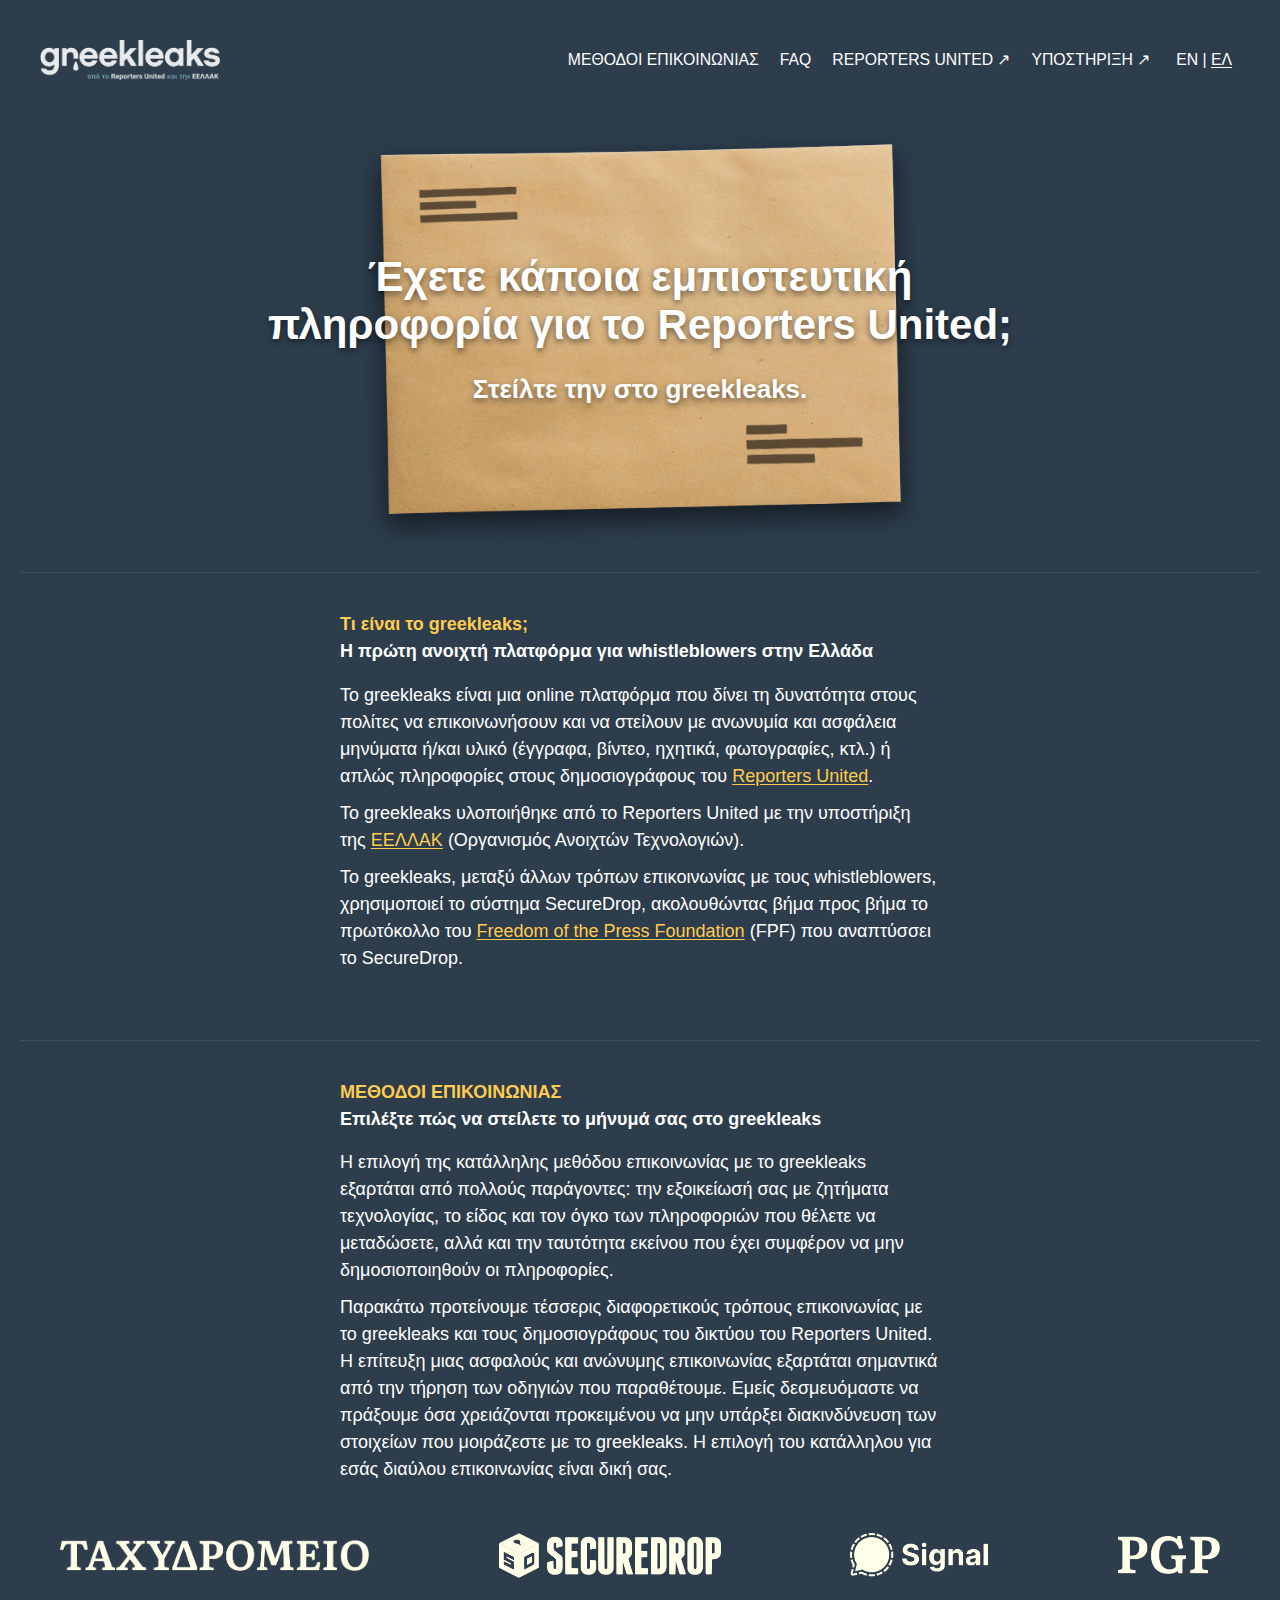
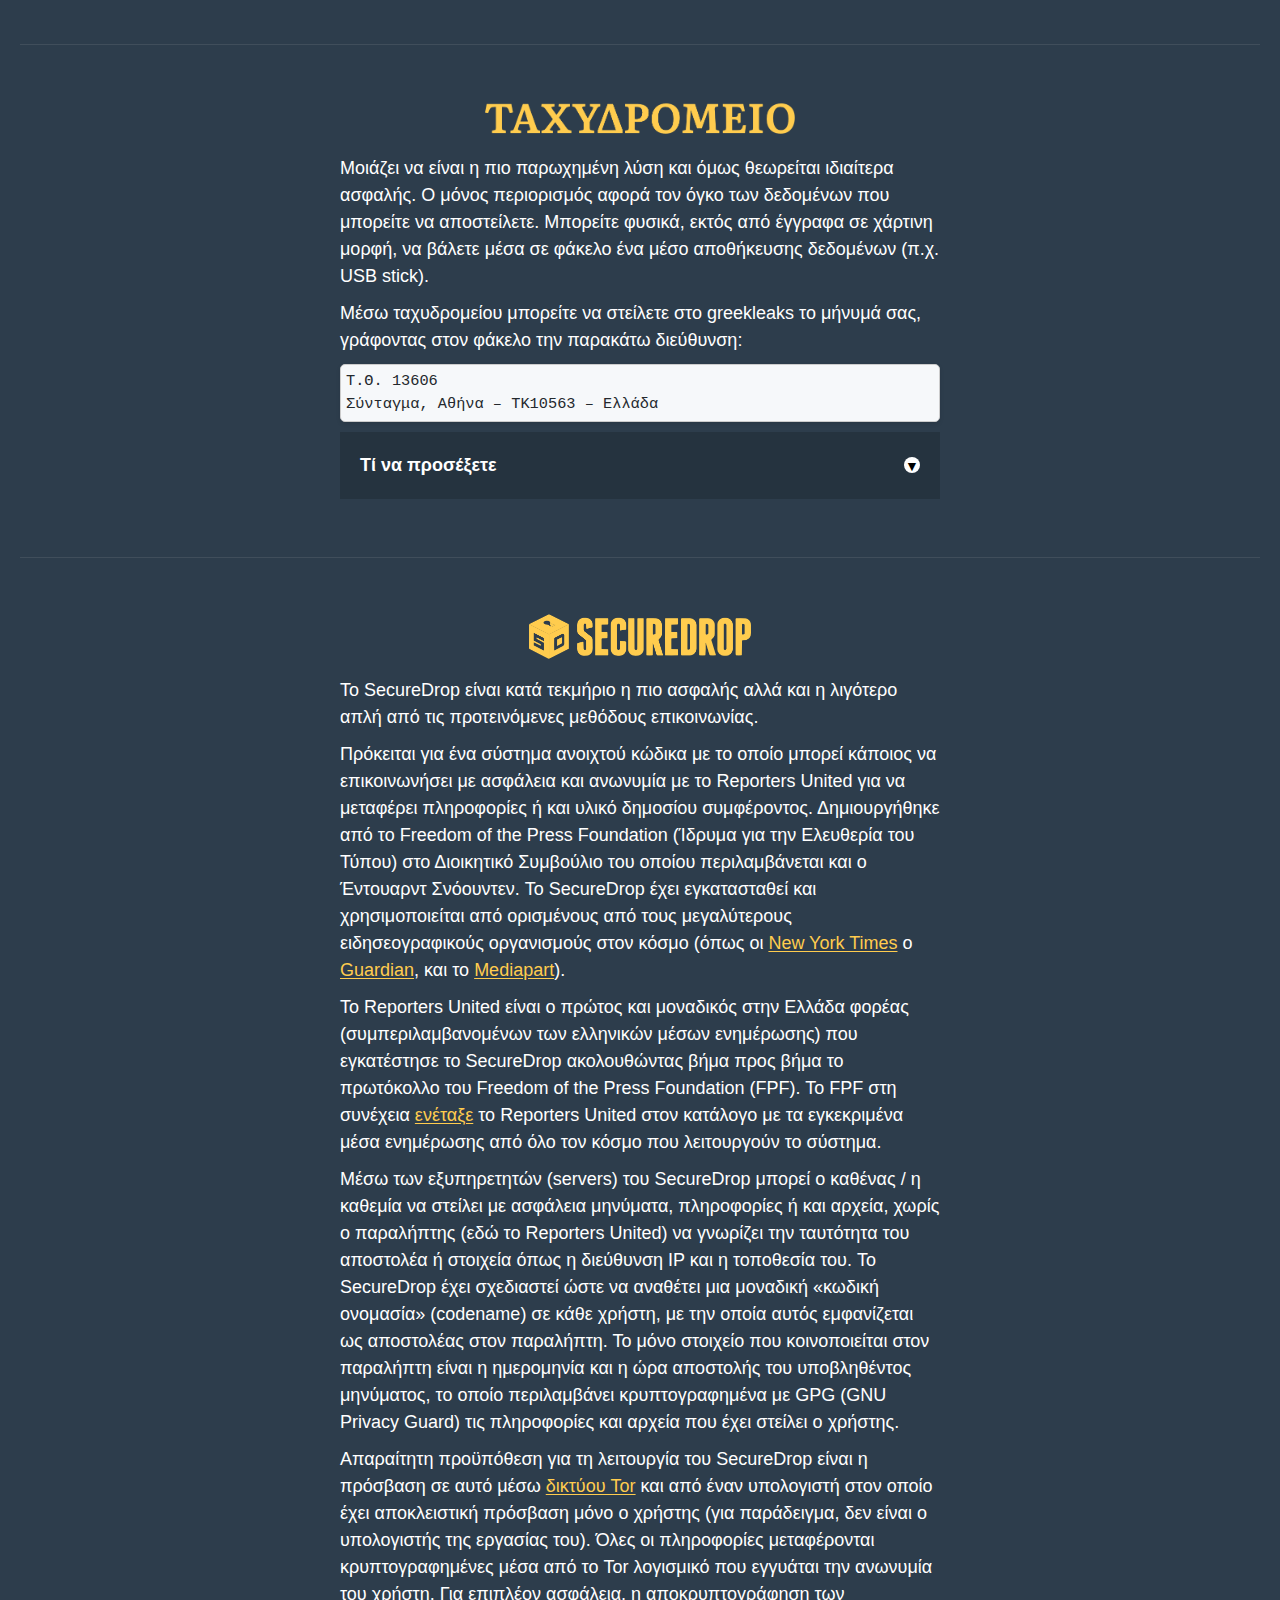
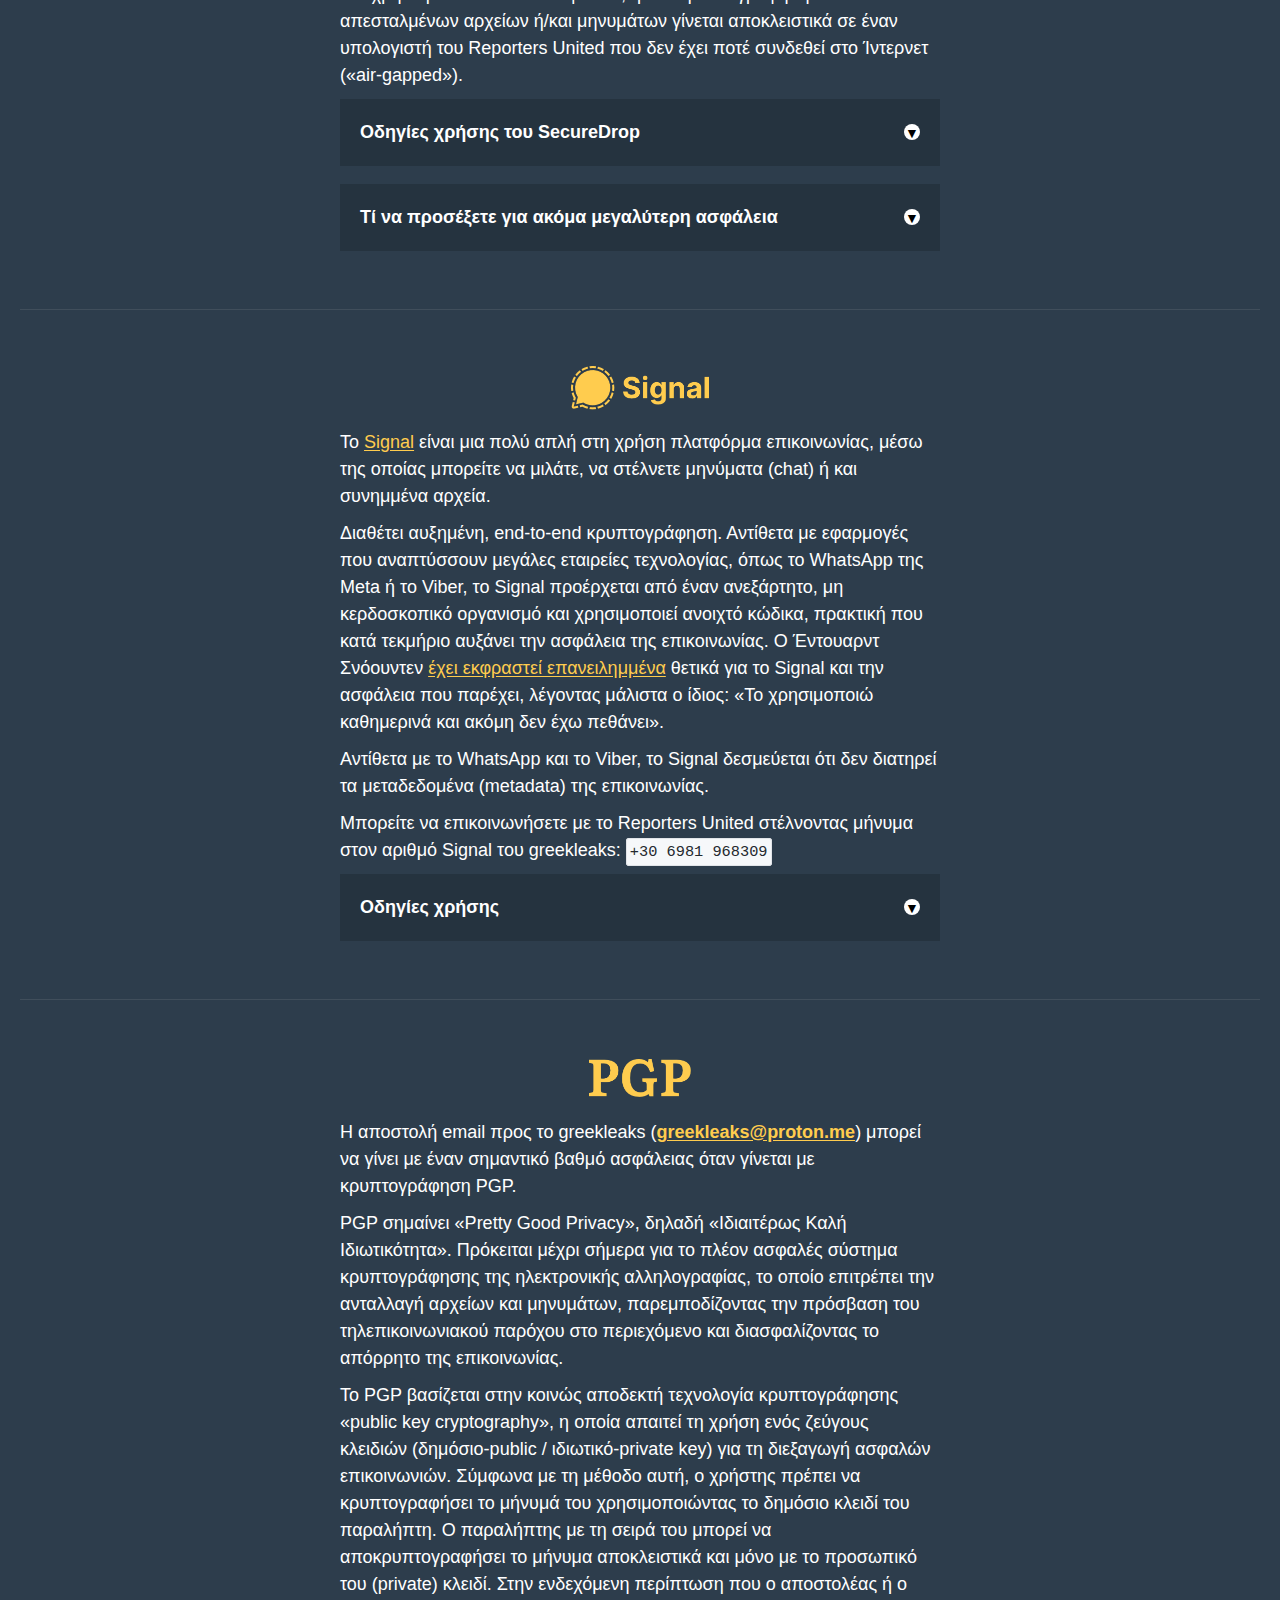
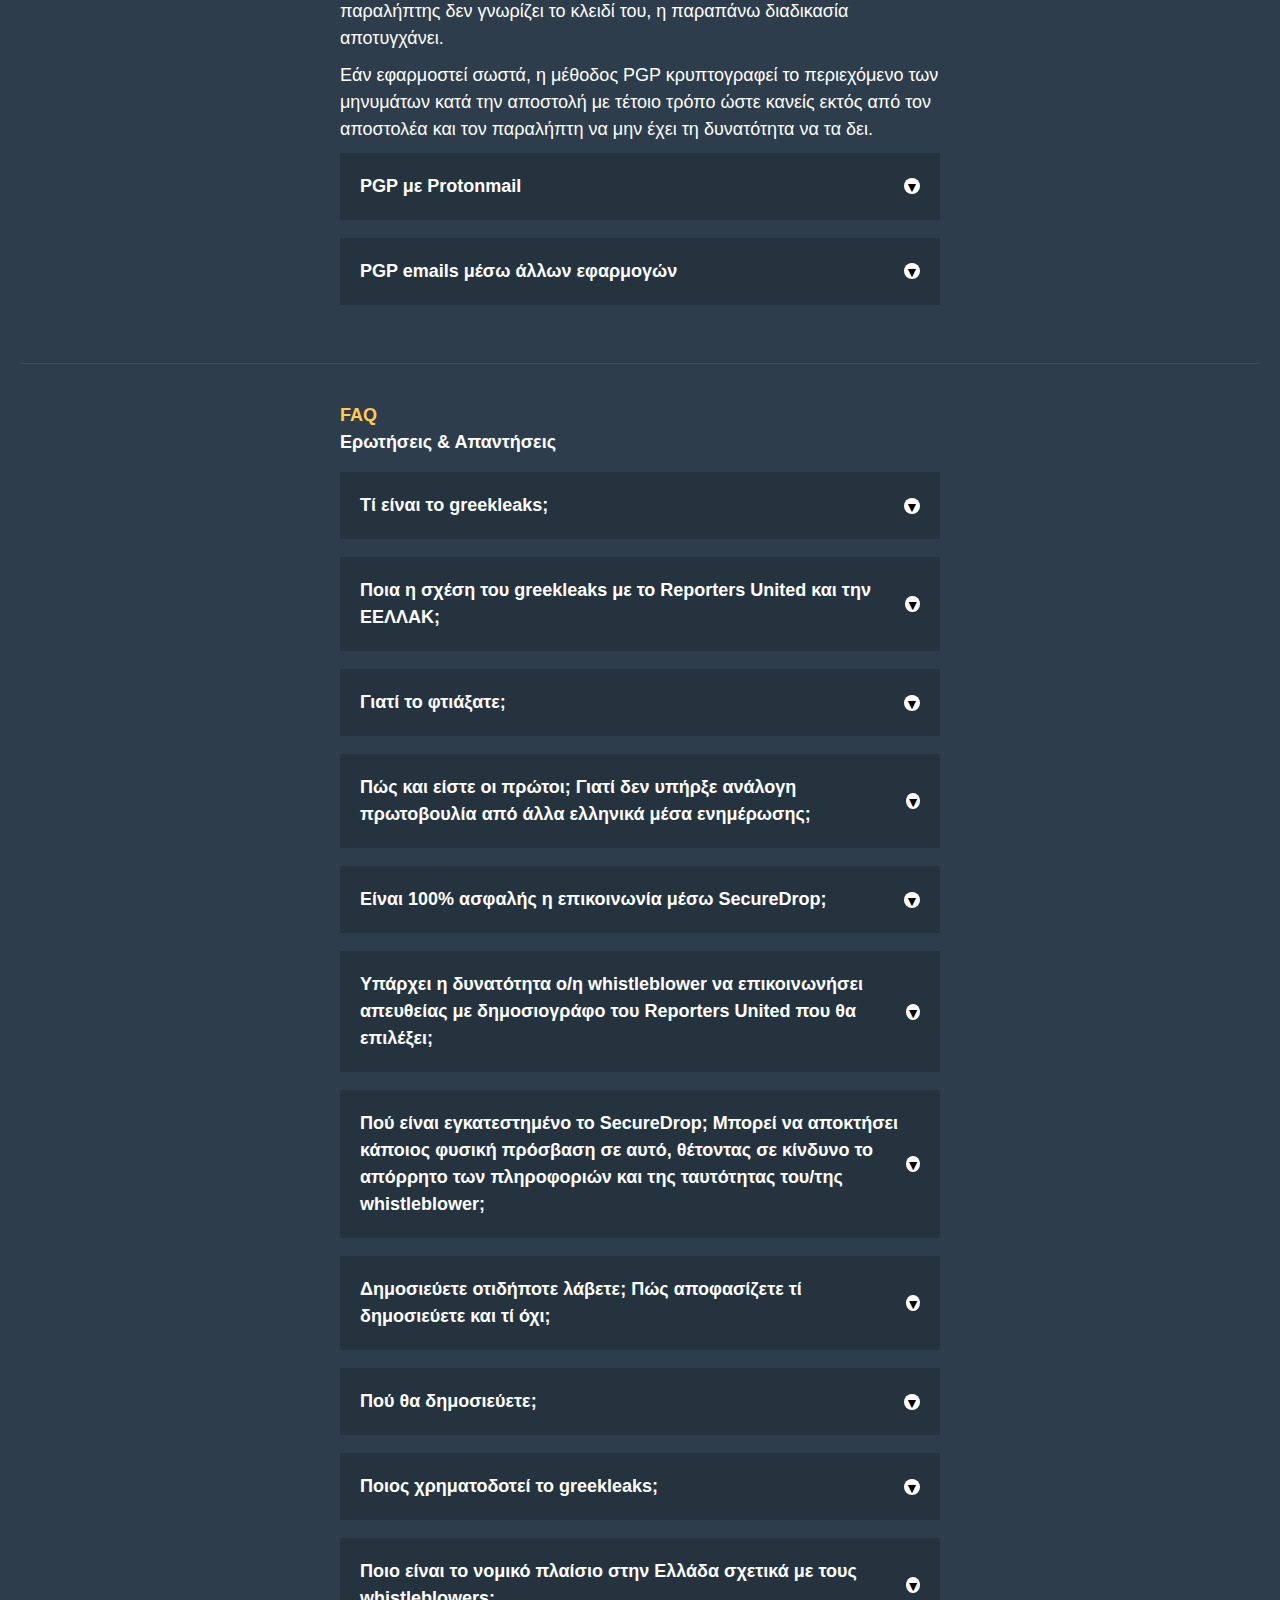
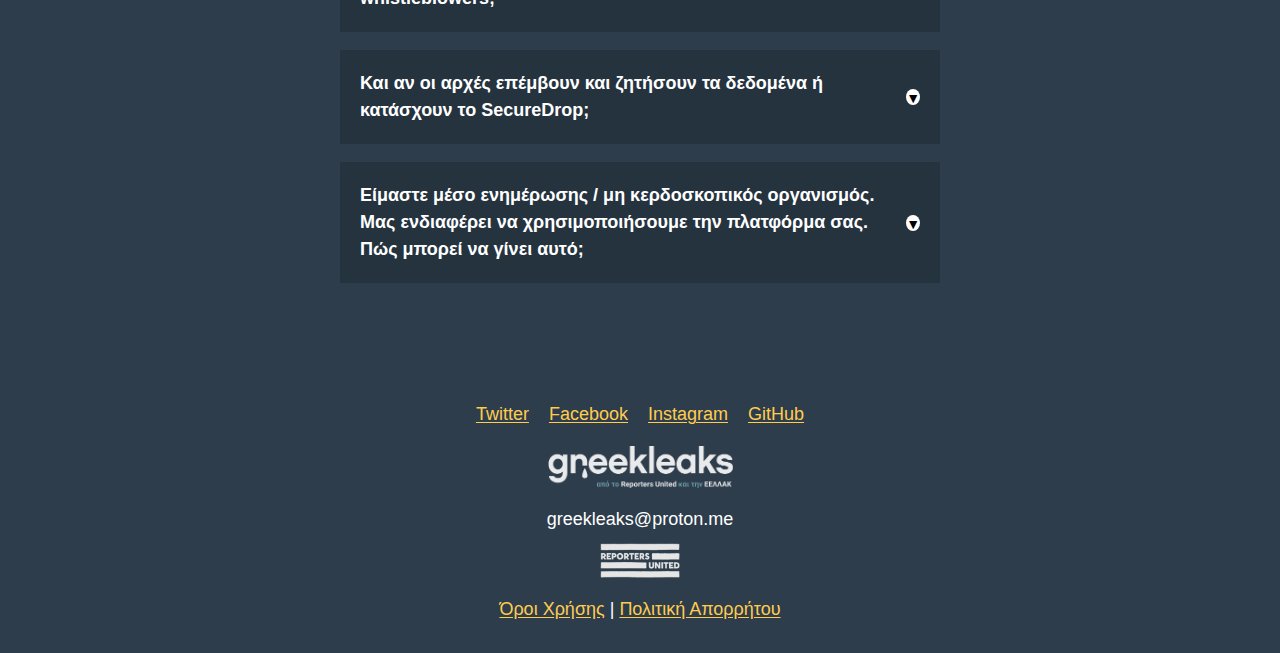
<file: site/index.html>
<!DOCTYPE html>
<html lang="el">
<head>
    <meta charset="UTF-8">

    <meta property="og:title" content="greekleaks" />
    <meta property="og:description" content="greekleaks - Η πρώτη ανοιχτή πλατφόρμα για whistleblowers στην Ελλάδα." />
    <meta property="og:image" content="https://reportersunited.gr/greekleaks/assets/img/greekleaks-social-image-el.png" />
    <meta property="og:url" content="https://reportersunited.gr/greekleaks/" />
    <meta name="twitter:card" content="summary_large_image" />
    <meta name="twitter:title" content="greekleaks" />
    <meta name="twitter:description" content="greekleaks - Η πρώτη ανοιχτή πλατφόρμα για whistleblowers στην Ελλάδα." />
    <meta name="twitter:image" content="https://reportersunited.gr/greekleaks/assets/img/greekleaks-social-image-el.png" />
    <meta name="twitter:site" content="@reporters_gr" />

    <title>greekleaks</title>
    <meta name="description" content="greekleaks - Η πρώτη ανοιχτή πλατφόρμα για whistleblowers στην Ελλάδα.">
    <meta name="viewport" content="width=device-width, initial-scale=1">

    <link rel="stylesheet" href="assets/css/style.css">

    <link rel="apple-touch-icon" sizes="180x180" href="./apple-touch-icon.png">
    <link rel="icon" type="image/png" sizes="32x32" href="./favicon-32x32.png">
    <link rel="icon" type="image/png" sizes="16x16" href="./favicon-16x16.png">
    <link rel="manifest" href="./site.webmanifest">
</head>

<body>



<header>

    <div class="container">

        <div class="logo">
            <a href="#intro">
                <img src="assets/img/greekleaks-logo-el.png" height="89" width="400" alt="greekleaks logo" />
            </a>
        </div>

        <div class="menu-container">

            <nav id="main-menu" popover="auto">
                <ul class="nav-links">
                    <li>
                        <a href="#methodoi-epikoinonias">ΜΕΘΟΔΟΙ ΕΠΙΚΟΙΝΩΝΙΑΣ</a>
                    </li>
                    <li>
                        <a href="#faq">FAQ</a>
                    </li>
                    <li>
                        <a href="https://www.reportersunited.gr/" target="_blank" rel="noreferrer"><span>REPORTERS UNITED ↗</span></a>
                    </li>
                    <li>
                        <a href="https://www.reportersunited.gr/ypostirixi/" target="_blank" rel="noreferrer"><span>ΥΠΟΣΤΗΡΙΞΗ ↗</span></a>
                    </li>
                    <li class="lang-menu">
                        <a href="./en/" class="lang-en" >EN</a> |
                        <span class="lang-en">ΕΛ</span>
                    </li>
                </ul>
            </nav>

            <button popovertarget="main-menu" popovertargetaction="toggle" class="menu-toggle" aria-label="burger menu trigger">
                <span class="hamburger-menu">
                    <span></span>
                    <span></span>
                    <span></span>
                    <span></span>
                </span>
            </button>

        </div>

    </div>

</header>

<main>

    <section id="intro" class="intro">

        <div class="container">

            <header>
                <h1>Έχετε κάποια εμπιστευτική πληροφορία για το Reporters United;</h1>
                <h2>Στείλτε την στο greekleaks.</h2>
            </header>

        </div>

    </section>


    <section>
        <div class="container">

            <header>
                <h1>Τι είναι το greekleaks;</h1>
                <h2>Η πρώτη ανοιχτή πλατφόρμα για whistleblowers στην Ελλάδα</h2>
            </header>
            <p>To greekleaks είναι μια online πλατφόρμα που δίνει τη δυνατότητα στους πολίτες να επικοινωνήσουν και να στείλουν με ανωνυμία και ασφάλεια μηνύματα ή/και υλικό (έγγραφα, βίντεο, ηχητικά, φωτογραφίες, κτλ.) ή απλώς πληροφορίες στους δημοσιογράφους του <a href="https://www.reportersunited.gr/" target="_blank" rel="noreferrer noopener">Reporters United</a>.</p>
            <p>Το greekleaks υλοποιήθηκε από το Reporters United με την υποστήριξη της <a href="https://eellak.ellak.gr/" target="_blank" rel="noreferrer noopener">ΕΕΛΛΑΚ</a> (Οργανισμός Ανοιχτών Τεχνολογιών).</p>
            <p>Το greekleaks, μεταξύ άλλων τρόπων επικοινωνίας με τους whistleblowers, χρησιμοποιεί το σύστημα SecureDrop, ακολουθώντας βήμα προς βήμα το πρωτόκολλο του <a href="https://freedom.press/" target="_blank" rel="noreferrer">Freedom of the Press Foundation</a> (FPF) που αναπτύσσει το SecureDrop.</p>
        </div>
    </section>

    <section id="methodoi-epikoinonias">
        <div class="container">
        <header>
            <h1>ΜΕΘΟΔΟΙ ΕΠΙΚΟΙΝΩΝΙΑΣ</h1>
            <h2>Επιλέξτε πώς να στείλετε το μήνυμά σας στο greekleaks</h2>
        </header>
        <p>Η επιλογή της κατάλληλης μεθόδου επικοινωνίας με το greekleaks εξαρτάται από πολλούς παράγοντες: την εξοικείωσή σας με ζητήματα τεχνολογίας, το είδος και τον όγκο των πληροφοριών που θέλετε να μεταδώσετε, αλλά και την ταυτότητα εκείνου που έχει συμφέρον να μην δημοσιοποιηθούν οι πληροφορίες.</p>
        <p>Παρακάτω προτείνουμε τέσσερις διαφορετικούς τρόπους επικοινωνίας με το greekleaks και τους δημοσιογράφους του δικτύου του Reporters United. Η επίτευξη μιας ασφαλούς και ανώνυμης επικοινωνίας εξαρτάται σημαντικά από την τήρηση των οδηγιών που παραθέτουμε. Εμείς δεσμευόμαστε να πράξουμε όσα χρειάζονται προκειμένου να μην υπάρξει διακινδύνευση των στοιχείων που μοιράζεστε με το greekleaks. Η επιλογή του κατάλληλου για εσάς διαύλου επικοινωνίας είναι δική σας.</p>
        </div>

        <footer class="icon-nav">
            <a href="#mail">
                <img src="assets/img/Taxidromio.png" class="icon-taxidromio" height="89" width="765" alt="mail icon" />
            </a>
            <a href="#securedrop">
                <img src="assets/img/Securedrop.png" height="89" width="438" alt="SecureDrop logo"/>
            </a>
            <a href="#signal">
                <img src="assets/img/Signal.png" height="89" width="273"  alt="Signal logo"/>
            </a>
            <a href="#pgp">
                <img src="assets/img/PGP.png" height="89" width="202"  alt="PGP logo" />
            </a>
        </footer>

    </section>


    <section id="mail" class="tahidromio">
        <div class="container">
        <header>
            <img src="assets/img/Taxidromio.png" class="icon-taxidromio" height="89" width="765" alt="mail icon" />
        </header>

        <p>Μοιάζει να είναι η πιο παρωχημένη λύση και όμως θεωρείται ιδιαίτερα ασφαλής. Ο μόνος περιορισμός αφορά τον όγκο των δεδομένων που μπορείτε να αποστείλετε. Μπορείτε φυσικά, εκτός από έγγραφα σε χάρτινη μορφή, να βάλετε μέσα σε φάκελο ένα μέσο αποθήκευσης δεδομένων (π.χ. USB stick).</p>
        <p>Μέσω ταχυδρομείου μπορείτε να στείλετε στο greekleaks το μήνυμά σας, γράφοντας στον φάκελο την παρακάτω διεύθυνση:</p>
        <div class="envelope">
            Τ.Θ. 13606<br>
            Σύνταγμα, Αθήνα – ΤΚ10563 – Ελλάδα
        </div>

        <details class="collapsible">
            <summary class="collapsible-header">
                <span class="collapsible-title">Τί να προσέξετε</span>
                <span class="collapsible-icon"></span>
            </summary>
            <div class="collapsible-content">
                <p>Αν επιλέξετε την επικοινωνία μέσω παραδοσιακού ταχυδρομείου, μπορείτε να λάβετε ορισμένες πρόσθετες προφυλάξεις:</p>
                <ul>
                    <li aria-level="1">Καλύτερα να μη στείλετε την επιστολή σας ως συστημένη, καθώς η διαδικασία αυτή απαιτεί τη γνωστοποίηση προσωπικών σας δεδομένων στα ΕΛΤΑ για την αποστολή.</li>
                    <li aria-level="1">Ταχυδρομήστε το μήνυμά σας από ένα δημόσιο γραμματοκιβώτιο και όχι από ένα κατάστημα ΕΛΤΑ.</li>
                    <li aria-level="1">Επιλέξτε αν έχετε τη δυνατότητα <a href="https://elta.gr/fakeloi-me-propliromeno-telos-2" target="_blank" rel="noopener noreferrer">έναν φάκελο με προπληρωμένο τέλος</a>.</li>
                    <li aria-level="1">Μη χρησιμοποιήσετε όνομα ή διεύθυνση αποστολέα πάνω στον φάκελο. Εάν θέλετε να μας τη γνωστοποιήσετε, μπορείτε να τη σημειώσετε μέσα στο περιεχόμενο του φακέλου ή να μας δώσετε έναν αριθμό <a href="https://signal.org/" target="_blank" rel="noopener noreferrer">signal</a> για να επικοινωνήσουμε μαζί σας.</li>
                    <li aria-level="1">Αν θέλετε να απευθυνθείτε σε έναν/μία συγκεκριμένο/η δημοσιογράφο της κοινότητας του Reporters United, μπορείτε να σημειώσετε το όνομά του/της πάνω ή μέσα στον φάκελο.</li>
                    <li aria-level="1">Σε περίπτωση που εκτυπώνετε έγγραφα για να στείλετε στο greekleaks, επιλέξτε προσεκτικά ποιον εκτυπωτή θα χρησιμοποιήσετε, γιατί ακόμα και έγγραφα σε χάρτινη μορφή μπορεί να αποκαλύψουν πληροφορίες σχετικά με την προέλευσή τους (δείτε περισσότερα εδώ για τα λεγόμενα <a href="https://www.eff.org/issues/printers" target="_blank" rel="noopener noreferrer">printer tracking dots</a>).</li>
                </ul>
            </div>
        </details>

        </div>
    </section>


    <section id="securedrop"  class="securedrop">
        <div class="container">
            <header>
                <img src="assets/img/Securedrop.png" height="89" width="438" alt="SecureDrop logo" />
            </header>

            <!--Uncomment the following in case of a SecureDrop breakage.-->
            <!--<div class="warning-box">-->
			<!--    <span class="warning-icon">⚠️</span>-->
			<!--    <span class="warning-text">Προσωρινά μη διαθέσιμος τρόπος επικοινωνίας.</span>-->
			<!--</div>-->
            <!--<p></p>-->

            <p>Το SecureDrop είναι κατά τεκμήριο η πιο ασφαλής αλλά και η λιγότερο απλή από τις προτεινόμενες μεθόδους επικοινωνίας.</p>
            <p>Πρόκειται για ένα σύστημα ανοιχτού κώδικα με το οποίο μπορεί κάποιος να επικοινωνήσει με ασφάλεια και ανωνυμία με το Reporters United για να μεταφέρει πληροφορίες ή και υλικό δημοσίου συμφέροντος. Δημιουργήθηκε από το Freedom of the Press Foundation (Ίδρυμα για την Ελευθερία του Τύπου) στο Διοικητικό Συμβούλιο του οποίου περιλαμβάνεται και ο Έντουαρντ Σνόουντεν. To SecureDrop έχει εγκατασταθεί και χρησιμοποιείται από ορισμένους από τους μεγαλύτερους ειδησεογραφικούς οργανισμούς στον κόσμο (όπως οι <a href="https://www.nytimes.com/tips" target="_blank" rel="noreferrer">New York Times</a> ο <a href="https://www.theguardian.com/securedrop" target="_blank" rel="noreferrer">Guardian</a>, και το <a href="https://www.mediapart.fr/en/contact/securedrop" target="_blank" rel="noreferrer">Mediapart</a>).</p>
            <p>Το Reporters United είναι ο πρώτος και μοναδικός στην Ελλάδα φορέας (συμπεριλαμβανομένων των ελληνικών μέσων ενημέρωσης) που εγκατέστησε το SecureDrop ακολουθώντας βήμα προς βήμα το πρωτόκολλο του Freedom of the Press Foundation (FPF). To FPF στη συνέχεια <a href="https://twitter.com/SecureDrop/status/1803047743662731627" target="_blank" rel="noopener noreferrer">ενέταξε</a> το Reporters United στον κατάλογο με τα εγκεκριμένα μέσα ενημέρωσης από όλο τον κόσμο που λειτουργούν το σύστημα.</p>
            <p>Μέσω των εξυπηρετητών (servers) του SecureDrop μπορεί ο καθένας / η καθεμία να στείλει με ασφάλεια μηνύματα, πληροφορίες ή και αρχεία, χωρίς ο παραλήπτης (εδώ το Reporters United) να γνωρίζει την ταυτότητα του αποστολέα ή στοιχεία όπως η διεύθυνση IP και η τοποθεσία του. To SecureDrop έχει σχεδιαστεί ώστε να αναθέτει μια μοναδική «κωδική ονομασία» (codename) σε κάθε χρήστη, με την οποία αυτός εμφανίζεται ως αποστολέας στον παραλήπτη. Το μόνο στοιχείο που κοινοποιείται στον παραλήπτη είναι η ημερομηνία και η ώρα αποστολής του υποβληθέντος μηνύματος, το οποίο περιλαμβάνει κρυπτογραφημένα με GPG (GNU Privacy Guard) τις πληροφορίες και αρχεία που έχει στείλει ο χρήστης.</p>
            <p>Απαραίτητη προϋπόθεση για τη λειτουργία του SecureDrop είναι η πρόσβαση σε αυτό μέσω <a href="https://www.torproject.org/" target="_blank" rel="noopener noreferrer">δικτύου Tor</a> και από έναν υπολογιστή στον οποίο έχει αποκλειστική πρόσβαση μόνο ο χρήστης (για παράδειγμα, δεν είναι ο υπολογιστής της εργασίας του). Όλες οι πληροφορίες μεταφέρονται κρυπτογραφημένες μέσα από το Tor λογισμικό που εγγυάται την ανωνυμία του χρήστη. Για επιπλέον ασφάλεια, η αποκρυπτογράφηση των απεσταλμένων αρχείων ή/και μηνυμάτων γίνεται αποκλειστικά σε έναν υπολογιστή του Reporters United που δεν έχει ποτέ συνδεθεί στο Ίντερνετ («air-gapped»).</p>

            <details class="collapsible">
                <summary class="collapsible-header">
                    <span class="collapsible-title">Οδηγίες χρήσης του SecureDrop</span>
                    <span class="collapsible-icon"></span>
                </summary>
                <div class="collapsible-content">
                    <ol>
                        <li aria-level="1">Κατεβάστε και εγκαταστήστε τον φυλλομετρητή (browser) Tor από τη διεύθυνση <a href="https://www.torproject.org/" target="_blank" rel="noopener noreferrer">https://www.torproject.org</a> (Το Tor είναι ένα λογισμικό που εγγυάται την ανωνυμία του χρήστη).</li>
                        <li aria-level="1">Ανοίξτε τον Tor browser, επιλέξτε «σύνδεση στον Tor» και περιμένετε να γίνει η σύνδεση.</li>
                        <li aria-level="1">Μόλις αυτό επιτευχθεί, <strong>αντιγράψτε – επικολλήστε (copy – paste)</strong> ένα από τα παρακάτω «onion links» με τη διεύθυνση του Reporters United στο SecureDrop:
                            <div class="code-block">
                                <code>greekleaks.securedrop.tor.onion</code>
                            </div>
                            <div class="code-block">
                                <code>jatasaqcoe7lqdpcyxo7vl3e5tdvl5jgmtadfat77i25qdj6z6a4ulad.onion</code>
                            </div>
                        </li>
                        <li aria-level="1">Από εκεί και πέρα, ακολουθήστε τις οδηγίες (διαθέσιμες και στα ελληνικά) για να συνδεθείτε με το SecureDrop του Reporters United. Εάν πραγματοποιείτε για πρώτη φορά σύνδεση, επιλέξτε <b>«Πρώτη Υποβολή"</b> (First Submission) και <b>σημειώστε την κωδική ονομασία (code name) που θα σας δοθεί σε ασφαλές σημείο που μόνο εσείς θα γνωρίζετε και δεν πρέπει να μοιραστείτε με κάποιον άλλον.</b> Αυτό το code name θα μπορείτε να το χρησιμοποιήσετε εάν θέλετε να συνδεθείτε ξανά και να στείλετε εκ νέου κάποιο μήνυμα ή να δείτε κάποια απάντησή μας. Στην περίπτωση αυτή θα γνωρίζει ο παραλήπτης ότι το μήνυμα εστάλη από τον ίδιο αποστολέα, χωρίς όμως και πάλι να γνωρίζει την ταυτότητά σας.</li>
                        <li aria-level="1">Εάν επιστρέφετε στο SecureDrop του Reporters United, επιλέξτε <b>«Επιστροφή» (Return Visit)</b> και συμπληρώστε έπειτα το code name που λάβατε κατά την πρώτη υποβολή.</li>
                        <li aria-level="1">Μπορείτε πλέον να μας στείλετε με ασφάλεια το μήνυμά σας ή όποια αρχεία θέλετε (έως 500Μb ανά αρχείο), ή και τα δύο. Κατά την αποστολή τους προς εμάς, τα στοιχεία κρυπτογραφούνται και ακολουθείται ασφαλής διαδικασία αποκρυπτογράφησης από εκπαιδευμένα μέλη της ομάδας του Reporters United. Η ομάδα μας θα εξετάσει το μήνυμα ή/και τα αρχεία που μας στείλατε και θα επικοινωνήσει μαζί σας μέσω του SecureDrop. Για αυτό είναι σημαντικό να έχετε κρατήσει την κωδική ονομασία (code name) που θα λάβετε κατά την πρώτη υποβολή.</li>
                        <li aria-level="1">Οι δημοσιογράφοι θα αποκρυπτογραφούν και θα διαβάζουν offline κάθε μήνυμα. Τα μηνύματα και όλα τα αρχεία που έχουν υποβληθεί μέσω SecureDrop θα διαγράφονται από τον server ανά τακτά χρονικά διαστήματα.</li>
                        <li aria-level="1">Συνιστούμε να σβήνετε και εσείς από την πλευρά σας τις απαντήσεις που μπορεί να λάβετε από το greekleaks εφόσον έχουν διαβαστεί.</li>
                    </ol>
                </div>

            </details>

            <details class="collapsible">
                <summary class="collapsible-header">
                    <span class="collapsible-title">Τί να προσέξετε για ακόμα μεγαλύτερη ασφάλεια</span>
                    <span class="collapsible-icon"></span>
                </summary>
                <div class="collapsible-content">
                    <ul>
                        <li aria-level="1">Για τη διατήρηση της ανωνυμίας σας κατά τη χρήση του SecureDrop, είναι απαραίτητο να μην χρησιμοποιήσετε υπολογιστές ή δίκτυα που μπορούν να σας ταυτοποιήσουν. Δηλαδή, μην επισκεφτείτε το SecureDrop από το δίκτυο της εταιρείας σας, ή από εταιρικό υπολογιστή / κινητό τηλέφωνο. Προτιμήστε να το επισκεφτείτε μέσω ενός δημοσίου δικτύου (π.χ. μιας καφετέριας ή δημοτικής βιβλιοθήκης).</li>
                        <li aria-level="1">Λάβετε υπόψη ότι και τα αρχεία που μπορεί να μας στέλνετε έχουν μεταδεδομένα (metadata) που μπορεί να φανερώνουν στοιχεία για την προέλευση των αρχείων.</li>
                        <li aria-level="1">Βεβαιωθείτε πως ο υπολογιστής σας δεν έχει ιούς και malware. Αν ο υπολογιστής σας έχει πρόβλημα ιών, αυτό μπορεί να θέσει σε κίνδυνο την ασφάλεια επικοινωνίας του SecureDrop.</li>
                        <li aria-level="1">Αντίστοιχα, αν κάποιος τρίτος έχει αποκτήσει πρόσβαση στον υπολογιστή σας, η χρήση του SecureDrop δεν σας εξασφαλίζει ασφάλεια.</li>
                        <li aria-level="1">Μη χρησιμοποιήσετε το onion λινκ σε άλλο browser εκτός του Tor. Και δεν θα λειτουργήσει, και θα αφήσει ηλεκτρονικό ίχνος.</li>
                        <li aria-level="1">Για ακόμα μεγαλύτερη ασφάλεια, χρησιμοποιήστε <a href="https://tails.boum.org/" target="_blank" rel="noopener noreferrer">λειτουργικό Τails</a>. Το Tails σας δίνει τη δυνατότητα να καθαρίσετε τα αρχεία που θέλετε να μας στείλετε από metadata που μπορούν να σας ταυτοποιήσουν, μέσω του Metadata Anonymization Toolkit. Για περισσότερες πληροφορίες δείτε τον <a href="https://privacy.ellak.gr/2024/02/20/dio-nei-odigi-chrisis-gia-anonimia-me-to-aniktou-kodika-litourgiko-tails/" target="_blank" rel="noopener noreferrer">οδηγό χρήσης της ΕΕΛΛΑΚ για ανωνυμία με το ανοικτού κώδικα λειτουργικό Tails</a>.</li>
                        <li aria-level="1">Τέλος, έχετε υπόψη ότι όπως κάθε λογισμικό, έτσι και το SecureDrop μπορεί να εμφανίσει σφάλματα και κανείς ποτέ δεν μπορεί να εγγυηθεί ασφάλεια στο 100%. Ωστόσο η ομάδα μας δεσμεύεται να κάνει διαρκώς ελέγχους και ανανεώσεις στο software για να διασφαλίσει την εύρυθμη λειτουργία του συστήματος.</li>
                    </ul>
                </div>
            </details>

        </div>

    </section>


    <section id="signal" class="signal">
        <div class="container">
        <header>
            <img src="assets/img/Signal.png" height="89" width="273" alt="Signal logo" />
        </header>

        <p>Το <a href="https://signal.org/el/" target="_blank" rel="noreferrer">Signal</a> είναι μια πολύ απλή στη χρήση πλατφόρμα επικοινωνίας, μέσω της οποίας μπορείτε να μιλάτε, να στέλνετε μηνύματα (chat) ή και συνημμένα αρχεία.</p>
        <p>Διαθέτει αυξημένη, end-to-end κρυπτογράφηση. Αντίθετα με εφαρμογές που αναπτύσσουν μεγάλες εταιρείες τεχνολογίας, όπως το WhatsApp της Meta ή το Viber, το Signal προέρχεται από έναν ανεξάρτητο, μη κερδοσκοπικό οργανισμό και χρησιμοποιεί ανοιχτό κώδικα, πρακτική που κατά τεκμήριο αυξάνει την ασφάλεια της επικοινωνίας. Ο Έντουαρντ Σνόουντεν <a href="https://twitter.com/search?q=from%3Asnowden%20%40signalapp&src=typed_query" target="_blank" rel="noreferrer">έχει εκφραστεί επανειλημμένα</a> θετικά για το Signal και την ασφάλεια που παρέχει, λέγοντας μάλιστα ο ίδιος: «Το χρησιμοποιώ καθημερινά και ακόμη δεν έχω πεθάνει».</p>
        <p>Αντίθετα με το WhatsApp και το Viber, το Signal δεσμεύεται ότι δεν διατηρεί τα μεταδεδομένα (metadata) της επικοινωνίας.</p>
        <p>Μπορείτε να επικοινωνήσετε με το Reporters United στέλνοντας μήνυμα στον αριθμό Signal του greekleaks:  <span class="signal-number">+30 6981 968309</span></p>

        <details class="collapsible">
            <summary class="collapsible-header">
                <span class="collapsible-title">Οδηγίες χρήσης</span>
                <span class="collapsible-icon"></span>
            </summary>
            <div class="collapsible-content">
                <ol>
                    <li aria-level="1">Κατεβάστε την εφαρμογή στο τηλέφωνό σας, αναλόγως αν αυτό είναι <a href="https://play.google.com/store/apps/details?id=org.thoughtcrime.securesms" target="_blank" rel="noreferrer noopener">Android</a> ή <a href="https://itunes.apple.com/us/app/signal-private-messenger/id874139669" target="_blank" rel="noreferrer noopener">iPhone</a>.</li>
                    <li aria-level="1">Συνδέστε το Signal με τον αριθμό τηλεφώνου σας.</li>
                    <li aria-level="1">Αποθηκεύστε τον λογαριασμό του greekleaks στη συσκευή σας και στείλτε μήνυμα.</li>
                    <li aria-level="1">Σε περίπτωση που δεν επιθυμείτε να μοιραστείτε τον αριθμό του τηλεφώνου σας με το greekleaks, βεβαιωθείτε ότι στις ρυθμίσεις Ιδιωτικότητας (privacy settings) του Signal, στην επιλογή «Αριθμός Τηλεφώνου», έχετε επιλέξει να μη βλέπει κάποιος τον αριθμό σας.</li>
                    <li aria-level="1">Για να εξασφαλίσετε περισσότερη ανωνυμία, μπορείτε στην εφαρμογή να επιλέξετε ως όνομα χρήστη (username) κάποιο ψευδώνυμο, έχοντας υπόψη πως αυτό θα αλλάξει και για τις άλλες συνομιλίες σας μέσω Signal.</li>
                    <li aria-level="1">Για επιπλέον ασφάλεια μπορείτε να ενεργοποιήσετε τη λειτουργία "disappearing messages" που διαθέτει το Signal, με την οποία τα μηνύματα διαγράφονται αυτόματα μετά από ένα χρονικό διάστημα που μπορεί να προκαθορίσει ο χρήστης.</li>
                    <li aria-level="1">Προσοχή: Το Signal υπόσχεται ότι τα μηνύματά σας ή η ομιλία σας θα μεταδοθούν με ασφάλεια, αυτό όμως δεν τα προστατεύει σε περίπτωση που κάποιος αποκτήσει πρόσβαση στο κινητό σας. <a href="https://theintercept.com/2017/05/01/cybersecurity-for-the-people-how-to-keep-your-chats-truly-private-with-signal/" target="_blank" rel="noreferrer noopener">Εδώ</a> ορισμένες πρόσθετες συμβουλές για να προστατεύσετε το τηλέφωνό σας.</li>
                </ol>
            </div>
        </details>
        </div>
    </section>


    <section id="pgp" class="pgp" >

        <div class="container">

            <header>
                <img src="assets/img/PGP.png" height="89" width="202" alt="PGP logo" />
            </header>

            <p>Η αποστολή email προς το greekleaks (<a href="mailto:greekleaks@proton.me"><strong>greekleaks@proton.me</strong></a>) μπορεί να γίνει με έναν σημαντικό βαθμό ασφάλειας όταν γίνεται με κρυπτογράφηση PGP.</p>
            <p>PGP σημαίνει «Pretty Good Privacy», δηλαδή «Ιδιαιτέρως Καλή Ιδιωτικότητα». Πρόκειται μέχρι σήμερα για το πλέον ασφαλές σύστημα κρυπτογράφησης της ηλεκτρονικής αλληλογραφίας, το οποίο επιτρέπει την ανταλλαγή αρχείων και μηνυμάτων, παρεμποδίζοντας την πρόσβαση του τηλεπικοινωνιακού παρόχου στο περιεχόμενο και διασφαλίζοντας το απόρρητο της επικοινωνίας.</p>
            <p>Το PGP βασίζεται στην κοινώς αποδεκτή τεχνολογία κρυπτογράφησης «public key cryptography», η οποία απαιτεί τη χρήση ενός ζεύγους κλειδιών (δημόσιο-public / ιδιωτικό-private key) για τη διεξαγωγή ασφαλών επικοινωνιών. Σύμφωνα με τη μέθοδο αυτή, ο χρήστης πρέπει να κρυπτογραφήσει το μήνυμά του χρησιμοποιώντας το δημόσιο κλειδί του παραλήπτη. Ο παραλήπτης με τη σειρά του μπορεί να αποκρυπτογραφήσει το μήνυμα αποκλειστικά και μόνο με το προσωπικό του (private) κλειδί. Στην ενδεχόμενη περίπτωση που ο αποστολέας ή ο παραλήπτης δεν γνωρίζει το κλειδί του, η παραπάνω διαδικασία αποτυγχάνει.</p>
            <p>Εάν εφαρμοστεί σωστά, η μέθοδος PGP κρυπτογραφεί το περιεχόμενο των μηνυμάτων κατά την αποστολή με τέτοιο τρόπο ώστε κανείς εκτός από τον αποστολέα και τον παραλήπτη να μην έχει τη δυνατότητα να τα δει.</p>

            <details class="collapsible">
                <summary class="collapsible-header">
                    <span class="collapsible-title">PGP με Protonmail</span>
                    <span class="collapsible-icon"></span>
                </summary>
                <div class="collapsible-content">
                    <ol>
                        <li aria-level="1">Ένας τρόπος σχετικά απλός είναι η χρήση μιας ασφαλούς υπηρεσίας ηλεκτρονικού ταχυδρομείου, όπως είναι για παράδειγμα το <a href="https://privacy.ellak.gr/2018/10/24/pos-na-stilete-asfali-email-me-to-protonmail/" target="_blank" rel="noreferrer noopener">ProtonMail</a> που παρέχει τη δυνατότητα άμεσης αποστολής end-to-end κρυπτογραφημένων PGP emails μεταξύ των χρηστών του. Η τεχνολογία βρίσκεται ενσωματωμένη στο σύστημα αποστολής / λήψης emails, επομένως οι χρήστες του ProtonMail δεν χρειάζεται να κάνουν κάτι άλλο για την κρυπτογράφηση του email τους. Αυτή είναι και η μέθοδος που διευκολύνει περισσότερο όσους δεν έχουν λεπτομερείς τεχνικές γνώσεις.</li>
                        <li aria-level="1">Αν δεν διαθέτετε email Protonmail, <a href="https://proton.me/" target="_blank" rel="noreferrer noopener">δημιουργήστε έναν λογαριασμό</a>. Έπειτα στείλτε από εκεί το email σας προς το <a href="mailto:greekleaks@proton.me">greekleaks@proton.me</a>.</li>
                        <li aria-level="1">Μην συμπληρώνετε το πεδίο "Subject / Θέμα" στο email που στέλνετε. Λόγω της κρυπτογράφησης PGP ο πάροχος email δεν μπορεί να διαβάσει το περιεχόμενό του μηνύματός σας, ωστόσο έχει πρόσβαση στα μεταδεδομένα (metadata) της επικοινωνίας, δηλαδή στη διεύθυνση του αποστολέα και του παραλήπτη, στο θέμα (subject) του μηνύματος και στην ημερομηνία αποστολής.</li>
                        <li aria-level="1">Για επιπλέον ασφάλεια μπορείτε να χρησιμοποιείτε το ProtonMail <a href="https://proton.me/tor" target="_blank" rel="noreferrer noopener">μέσω του Tor δικτύου</a>.</li>
                    </ol>
                </div>
            </details>

            <details class="collapsible">
                <summary class="collapsible-header">
                    <span class="collapsible-title">PGP emails μέσω άλλων εφαρμογών</span>
                    <span class="collapsible-icon"></span>
                </summary>
                <div class="collapsible-content">
                    <p>Ο δεύτερος τρόπος διασφάλισης της ηλεκτρονικής αλληλογραφίας μέσω PGP είναι μέσω μιας εφαρμογής PGP όπως για παράδειγμα το <a href="https://mailvelope.com/en/" target="_blank" rel="noreferrer noopener">Mailvelope</a>, το οποίο μπορεί να χρησιμοποιηθεί και ως extension στον browser σας, αναλόγως αν χρησιμοποιείτε Mozilla Firefox, Google Chrome ή Microsoft Edge.</p>
                    <ol>
                        <li aria-level="1">Για να χρησιμοποιήσετε το Mailvelope, πρέπει να ακολουθήσετε <a href="https://mailvelope.com/en/help" target="_blank" rel="noreferrer noopener">τις οδηγίες εγκατάστασης</a>.</li>
                        <li aria-level="1">Όταν δημιουργήσετε το δημόσιο PGP κλειδί σας (PGP public key), στείλτε ένα email με αυτό στο greekleaks. Προσοχή, μη μας στείλετε το ιδιωτικό κλειδί (private key), που είναι μοναδικό για εσάς και χρησιμοποιείται για την αποκρυπτογράφηση των μηνυμάτων που έχουν κρυπτογραφηθεί με το public key σας.</li>
                        <li aria-level="1">Το PGP public key του greekleaks βρίσκεται <a href="assets/56c424f32633170b02f2319a7ecabf432e547b40.asc" target="_blank" rel="noreferrer">εδώ</a>, μπορείτε να το κατεβάσετε, και μέσω του Mailvelope να μας στείλετε email από το email σας.</li>
                        <li aria-level="1">Εάν θέλετε να επικοινωνήσετε απευθείας με συγκεκριμένο δημοσιογράφο της κοινότητας του Reporters United, χρησιμοποιήστε το PGP public key που είναι αναρτημένο πλάι στο όνομά του/της.</li>
                    </ol>

                </div>
            </details>

        </div>

    </section>


    <section id="faq" class="faq">
        <div class="container">
            <header>
                <h1>FAQ</h1>
                <h2>Ερωτήσεις & Απαντήσεις</h2>
            </header>

            <details class="collapsible">
                <summary class="collapsible-header">
                    <span class="collapsible-title">Τί είναι το greekleaks;</span>
                    <span class="collapsible-icon"></span>
                </summary>
                <div class="collapsible-content">
                    <p> To greekleaks είναι η πρώτη ανοιχτή πλατφόρμα για whistleblowers στην Ελλάδα: μια online πλατφόρμα που δίνει τη δυνατότητα στους πολίτες, μέσω του συστήματος ανοιχτού κώδικα <a href="#securedrop">SecureDrop</a>, να στείλουν με ανωνυμία και ασφάλεια μηνύματα ή/και υλικό (έγγραφα, βίντεο, ηχητικά, φωτογραφίες, κ.ά.) στους δημοσιογράφους του Reporters United. Παράλληλα, παρέχει την επιλογή ασφαλούς επικοινωνίας μέσω πιο «συμβατικών» μεθόδων, όπως μέσω της <a href="#mail">ταχυδρομικής θυρίδας</a> του greekleaks, της αποστολής μηνύματος στον αριθμό <a href="#signal">Signal</a> του Reporters United ή της αποστολής κρυπτογραφημένου <a href="#pgp">PGP email</a> προς τη δημοσιογραφική ομάδα.
                    </p>
                </div>
            </details>

            <details class="collapsible">
                <summary class="collapsible-header">
                    <span class="collapsible-title">Ποια η σχέση του greekleaks με το Reporters United και την ΕΕΛΛΑΚ;</span>
                    <span class="collapsible-icon"></span>
                </summary>
                <div class="collapsible-content">
                    <p>Το greekleaks είναι προϊόν της συνεργασίας μεταξύ του <a href="https://www.reportersunited.gr" target="_blank" rel="noopener">Reporters United</a> και της <a href="https://eellak.ellak.gr/" target="_blank" rel="noreferrer">ΕΕΛΛΑΚ</a> (Οργανισμός Ανοιχτών Τεχνολογιών). Σε ό,τι αφορά το τεχνικό κομμάτι, το Reporters United υλοποίησε την ιστοσελίδα και εγκατέστησε το SecureDrop, ακολουθώντας βήμα προς βήμα το πρωτόκολλο του <a href="https://freedom.press/" target="_blank" rel="noreferrer noopener">Freedom of the Press Foundation</a> (FPF / Ίδρυμα για την Ελευθερία του Τύπου), ενώ ενεργοποίησε τις άλλες μεθόδους επικοινωνίας.</p>
                    <p>Στην υλοποίησή του εγχειρήματος συμμετέχουν δημοσιογράφοι, developers και νομικοί. Η ΕΕΛΛΑΚ, <a href="https://eellak.ellak.gr/wp-content/uploads/sites/23/2020/10/%CE%A0%CE%BB%CE%B1%CE%AF%CF%83%CE%B9%CE%BF-%CE%A3%CF%85%CE%BD%CE%B5%CF%81%CE%B3%CE%B1%CF%83%CE%AF%CE%B1%CF%82-Reporters-United-%CE%95%CE%95%CE%9B%CE%9B%CE%91%CE%9A-v2-1.pdf" target="_blank" rel="noreferrer noopener">στο πλαίσιο της συνεργασίας της</a> με το Reporters United, προέβη σε εξωτερική αξιολόγηση του έργου.</p>
                </div>
            </details>

            <details class="collapsible">
                <summary class="collapsible-header">
                    <span class="collapsible-title">Γιατί το φτιάξατε;</span>
                    <span class="collapsible-icon"></span>
                </summary>
                <div class="collapsible-content">
                    <p>Διότι απλούστατα δεν το είχε κάνει ως τώρα κανείς άλλος στην Ελλάδα. Το παράδοξο είναι ότι πρόκειται για μια ευρέως διαδεδομένη πρακτική, την οποία χρησιμοποιούν τα μεγαλύτερα μέσα ενημέρωσης στον κόσμο.</p>
                    <p>Και όμως, κανένα μέσο ενημέρωσης στην Ελλάδα δεν έχει μέχρι σήμερα χρησιμοποιήσει μια τέτοια πλατφόρμα, παρότι στη σύγχρονη δημοσιογραφία ο ρόλος των whistleblowers (πρόσωπα που λόγω της θέσης τους γνωρίζουν και θέλουν να αποκαλύψουν πληροφορίες για περιστατικά κατάχρησης εξουσίας στο δημόσιο ή και ιδιωτικό τομέα), αλλά και των διαρροών είναι εξαιρετικά σημαντικός, όπως έχει αποδειχθεί σε υποθέσεις διεθνούς (<a href="https://www.icij.org/investigations/panama-papers/" target="_blank" rel="noreferrer noopener">Panama Papers</a>, <a href="https://eic.network/projects/football-leaks.html" target="_blank" rel="noreferrer noopener">Football Leaks</a>, κ.ά.), αλλά και ελληνικού ενδιαφέροντος (λίστα Λαγκάρντ, υπόθεση υποκλοπών).</p>
                    <p>Σκοπός του Reporters United είναι μέσω του greekleaks αφενός να παρέχει ένα χρήσιμο εργαλείο προς όσους αναζητούν έναν κατά το δυνατόν ασφαλή τρόπο να γνωστοποιήσουν ζητήματα δημοσίου συμφέροντος, και αφετέρου – σε συνεργασία με άλλους φορείς στην Ελλάδα και το εξωτερικό – να ανοίξει η δημόσια συζήτηση στη χώρα μας για το θέμα του whistleblowing, τη δημοσιογραφική δεοντολογία αντιμετώπισης των διαρροών και τη νομική προστασία των πηγών.</p>
                </div>
            </details>

            <details class="collapsible">
                <summary class="collapsible-header">
                    <span class="collapsible-title">Πώς και είστε οι πρώτοι; Γιατί δεν υπήρξε ανάλογη πρωτοβουλία από άλλα ελληνικά μέσα ενημέρωσης;</span>
                    <span class="collapsible-icon"></span>
                </summary>
                <div class="collapsible-content">
                    <p>Μόνο εικασίες μπορούμε να κάνουμε. Μπορεί να μη γνωρίζουν πως υπάρχει η τεχνολογία αυτή ή να φαντάζει πολύπλοκη. Ίσως πάλι να έχουν άλλες προτεραιότητες και να μην τους ενδιαφέρει κάτι τέτοιο. Μπορεί επίσης να τρομάζει η ιδέα ότι μπορεί να φτάσει σε αυτά υλικό που για λόγους συμφέροντος ή πολιτικών και επιχειρηματικών εξαρτήσεων δεν θα μπορούν να δημοσιεύσουν!</p>
                </div>
            </details>

            <details class="collapsible">
                <summary class="collapsible-header">
                    <span class="collapsible-title">Είναι 100% ασφαλής η επικοινωνία μέσω SecureDrop;</span>
                    <span class="collapsible-icon"></span>
                </summary>
                <div class="collapsible-content">
                    <p>Ακόμα και το SecureDrop, το οποίο ως τώρα θεωρείται απαραβίαστο, αναφέρει στο δικό του FAQ σε ανάλογη ερώτηση: «Όχι, και καμία οργάνωση ή προϊόν που υπόσχεται 100% ασφάλεια δεν λέει την αλήθεια. Ο σκοπός του SecureDrop είναι να δημιουργήσει ένα σημαντικά πιο ασφαλές περιβάλλον για πηγές που θέλουν να μοιραστούν πληροφορίες από αυτά που υπάρχουν στα κανονικά ψηφιακά κανάλια, αλλά πάντα υπάρχουν κίνδυνοι. Παρόλα αυτά, κάθε νέα έκδοση του SecureDrop με σημαντικές αρχιτεκτονικές αλλαγές υπόκειται σε έλεγχο ασφάλειας από τρίτη, υψηλού κύρους εταιρεία ασφάλειας».</p>
                    <p>Οφείλουμε να υπενθυμίσουμε πως ανεξάρτητα από τον βαθμό εξοικείωσής σας με την τεχνολογία (η διαδικασία είναι μεν απαιτητική αλλά εύκολη μετά την πρώτη φορά), είναι σημαντική η τήρηση των οδηγιών που παραθέτουμε για τη διασφάλιση της επικοινωνίας.</p>
                    <p>Εμείς δεσμευόμαστε να πράξουμε όσα χρειάζονται προκειμένου να μην υπάρξει διακινδύνευση των στοιχείων που μοιράζεστε με το greekleaks.</p>
                </div>
            </details>

            <details class="collapsible">
                <summary class="collapsible-header">
                    <span class="collapsible-title">Υπάρχει η δυνατότητα ο/η whistleblower να επικοινωνήσει απευθείας με δημοσιογράφο του Reporters United που θα επιλέξει;</span>
                    <span class="collapsible-icon"></span>
                </summary>
                <div class="collapsible-content">
                    <p>Βεβαίως. Σε όλες τις μεθόδους (ταχυδρομείο, Signal, PGP, SecureDrop) μπορεί να απευθύνει το μήνυμά του προς συγκεκριμένο/-η δημοσιογράφο της κοινότητας του Reporters United. Το μήνυμα θα μεταφερθεί απευθείας προς τον/τη δημοσιογράφο.</p>
                </div>
            </details>

            <details class="collapsible">
                <summary class="collapsible-header">
                    <span class="collapsible-title">Πού είναι εγκατεστημένο το SecureDrop; Μπορεί να αποκτήσει κάποιος φυσική πρόσβαση σε αυτό, θέτοντας σε κίνδυνο το απόρρητο των πληροφοριών και της ταυτότητας του/της whistleblower;</span>
                    <span class="collapsible-icon"></span>
                </summary>
                <div class="collapsible-content">
                    <p>Η τοποθεσία όπου είναι εγκατεστημένο το SecureDrop δεν είναι ανακοινώσιμη. Όμως, ακόμα και αν κάποιος - είτε πρόκειται για διαρρήκτη, είτε για εισαγγελέα - αποκτούσε πρόσβαση στους υπολογιστές που χρησιμοποιούνται για τη λειτουργία του, αυτό δεν θα είχε καμία επίπτωση. Τα μηνύματα και τα απεσταλμένα αρχεία είναι κρυπτογραφημένα, ενώ το κλειδί είναι στην κατοχή μόνο των διαπιστευμένων χρηστών του συστήματος.</p>
                </div>
            </details>

            <details class="collapsible">
                <summary class="collapsible-header">
                    <span class="collapsible-title">Δημοσιεύετε οτιδήποτε λάβετε; Πώς αποφασίζετε τί δημοσιεύετε και τί όχι;</span>
                    <span class="collapsible-icon"></span>
                </summary>
                <div class="collapsible-content">
                    <p>Ασφαλώς όχι. Το Reporters United δεσμεύεται από τις λεγόμενες «Αρχές της Περούτζια» ("<a href="https://static1.squarespace.com/static/5e249291de6f0056c7b1099b/t/5ea072671e7db3106f3479c9/1587573352563/Blueprint_Perugia_Principles.pdf" target="_blank" rel="noreferrer noopener">The Perugia Principles for Journalists Working with Whistleblowers in the Digital Age</a>"). Πρόκειται για ένα κείμενο που προέκυψε ως αποτέλεσμα της συνεργασίας 20 δημοσιογράφων και εμπειρογνωμόνων από όλον τον κόσμο κατά τη διάρκεια του Διεθνούς Φεστιβάλ Δημοσιογραφίας στην Περούτζια της Ιταλίας τον Απρίλιο του 2018, και στη συνέχεια διαβούλευσης με την ευρύτερη ερευνητική δημοσιογραφική κοινότητα, νομικούς και ακαδημαϊκούς. Μια <a href="https://www.reportersunited.gr/478/doyleyontas-me-whistleblowers-oi-arches-tis-peroyt/" target="_blank" rel="noreferrer noopener">σύνοψη των Αρχών της Περούτζια είναι διαθέσιμη</a> στα ελληνικά στον ιστότοπο του Reporters United.</p>
                    <p>Το Reporters United και οι δημοσιογράφοι που συναποτελούν την κοινότητά του δεσμεύονται να ακολουθήσουν τις Αρχές της Περούτζια ως κώδικα δεοντολογίας που διέπει τη συνεργασία με whistleblowers και εστιάζει στην προστασία των πηγών, αλλά και την εν γένει δημοσιογραφική διαχείριση διαρροών στο πλαίσιο της υλοποίησης του greekleaks.</p>
                </div>
            </details>

            <details class="collapsible">
                <summary class="collapsible-header">
                    <span class="collapsible-title">Πού θα δημοσιεύετε;</span>
                    <span class="collapsible-icon"></span>
                </summary>
                <div class="collapsible-content">
                    <p>Στην ιστοσελίδα του Reporters United, πάντοτε στα ελληνικά, συχνά και στα αγγλικά. Κατά περίπτωση όμως σε συνεργασία με μέσα ενημέρωσης, ελληνικά και διεθνή.</p>
                </div>
            </details>

            <details class="collapsible">
                <summary class="collapsible-header">
                    <span class="collapsible-title">Ποιος χρηματοδοτεί το greekleaks;</span>
                    <span class="collapsible-icon"></span>
                </summary>
                <div class="collapsible-content">
                    <p>Το greekleaks είναι ένα εγχείρημα αυτοχρηματοδοτούμενο πλήρως από το Reporters United.</p>
                </div>
            </details>

            <details class="collapsible">
                <summary class="collapsible-header">
                    <span class="collapsible-title">Ποιο είναι το νομικό πλαίσιο στην Ελλάδα σχετικά με τους whistleblowers;</span>
                    <span class="collapsible-icon"></span>
                </summary>
                <div class="collapsible-content">
                    <p>Τον Νοέμβριο 2022 ψηφίστηκε στη Βουλή, με καθυστέρηση σχεδόν ενός έτους, ο <a href="https://www.odigostoupoliti.eu/nomos-4990-2022-prostasia-prosopon-pou-anaferoun-paraviaseis-enosiakou-dikaiou/" target="_blank" rel="noreferrer noopener">Νόμος 4990/2022</a> για την «Προστασία προσώπων που αναφέρουν παραβιάσεις ενωσιακού δικαίου», που στην ουσία αποτελεί ενσωμάτωση της <a href="https://eur-lex.europa.eu/legal-content/EL/TXT/?uri=CELEX%3A32019L1937" target="_blank" rel="noreferrer noopener">Οδηγίας (ΕΕ) 2019/1937 του Ευρωπαϊκού Κοινοβουλίου</a> και του Συμβουλίου της 23ης Οκτωβρίου 2019 (L 305). Η ψήφιση του νόμου δημιουργεί ένα <b>πρώτο πλέγμα προστασίας των whistleblowers στην Ελλάδα</b> που αναφέρουν παραβιάσεις του δικαίου της ΕΕ στον δημόσιο και τον ιδιωτικό τομέα. Ωστόσο, παρά την εισαγωγή εγγυήσεων προς αποφυγή διώξεων ή επιβολής αντιποίνων, υπάρχουν έντονες ανησυχίες πως το νομοσχέδιο που ψηφίστηκε δεν καλύπτει πλήρως τις υποθέσεις δημοσίου συμφέροντος.</p>
                    <p>Τον Νοέμβριο του 2020 το Reporters United, σε συνεργασία με τη Διεθνή Διαφάνεια Ελλάδος, το Vouliwatch και 16 ακόμη οργανισμούς ξεκίνησε <a href="https://www.reportersunited.gr/1708/miliste-symmachia-organoseon-koinonias-politon-gia-tin-apotelesmatiki-prostasia-ton-whistleblowers/" target="_blank" rel="noreferrer noopener">την πρωτοβουλία #Μιλήστε</a>. Στο πλαίσιο αυτό εστάλη επιστολή προς τον πρωθυπουργό για τη διαμόρφωση ενός ισχυρού, συμπεριληπτικού, προοδευτικού και σύγχρονου θεσμικού πλαισίου προστασίας των whistleblowers. Κι αυτό γιατί το whistleblowing έχει αποδειχθεί ένα ισχυρό εργαλείο στην πρόληψη και καταπολέμηση δράσεων που υποσκάπτουν το δημόσιο συμφέρον. Δυστυχώς, η κυβέρνηση <a href="https://www.reportersunited.gr/7220/i-elliniki-kyvernisi-afinei-aprostateytoys-toys-whistleblowers/" target="_blank" rel="noreferrer noopener">επέλεξε να αφήσει απροστάτευτους τους whistleblowers</a> ναρκοθετώντας επί δύο ολόκληρα χρόνια την ενσωμάτωση της ευρωπαϊκής οδηγίας. Ακόμα και σήμερα, μετά την ψήφιση του νομοσχεδίου, είναι απαραίτητη η παρακολούθηση της εφαρμογής της σχετικής νομοθεσίας.</p>
                </div>
            </details>

            <details class="collapsible">
                <summary class="collapsible-header">
                    <span class="collapsible-title">Και αν οι αρχές επέμβουν και ζητήσουν τα δεδομένα ή κατάσχουν το SecureDrop;
                    </span>
                    <span class="collapsible-icon"></span>
                </summary>
                <div class="collapsible-content">
                    <p>Ακόμη και στην ακραία περίπτωση που υπάρξει κατάσχεση του SecureDrop, δεν θα υπάρχει κανένα ίχνος από τα μηνύματα ή τα αρχεία που λάβαμε στο σύστημα (βλ. σχετική ερώτηση πιο πάνω). Εάν μας ζητηθούν επισήμως στοιχεία σχετικά με την ταυτότητα μιας πηγής, δεν θα μπορούμε να απαντήσουμε, διότι χάρη στη μέθοδο λειτουργίας του SecureDrop, ούτε εμείς θα γνωρίζουμε την ταυτότητα της πηγής, εκτός αν η ίδια επιλέξει να μας τη γνωστοποιήσει. Σε κάθε περίπτωση, δεσμευόμαστε πως δεν θα δώσουμε στοιχεία στις αρχές ούτε για τις πηγές μας ούτε για τις πληροφορίες που αυτές επέλεξαν να μοιραστούν με το greekleaks.</p>
                </div>
            </details>

            <details class="collapsible">
                <summary class="collapsible-header">
                    <span class="collapsible-title">Είμαστε μέσο ενημέρωσης / μη κερδοσκοπικός οργανισμός. Μας ενδιαφέρει να χρησιμοποιήσουμε την πλατφόρμα σας. Πώς μπορεί να γίνει αυτό;</span>
                    <span class="collapsible-icon"></span>
                </summary>
                <div class="collapsible-content">
                    <p>Το Reporters United δεν έφτιαξε το greekleaks για να το μονοπωλήσει. Αν ενδιαφερθεί κάποιο μέσο ενημέρωσης ή μη κερδοσκοπικός οργανισμός να εγκαταστήσει μια τέτοια πλατφόρμα, και κυρίως να κάνει χρήση του SecureDrop, θα χαρούμε να συνδράμουμε στην εγκατάστασή του.</p>
                    <p>Για το στήσιμο της παρούσας σελίδας, μπορείτε να διαβάσετε οδηγίες και κώδικα στη <a href="https://github.com/reportersunited/greekleaks" target="_blank" rel="noreferrer">σελίδα μας στο GitHub</a>.</p>
                </div>
            </details>

        </div>
    </section>


</main>

<footer>

    <ul class="social-links">
        <li class="twitter"><a href="https://twitter.com/reporters_gr" title="Ακολουθήστε το Twitter" target="_blank" rel="noreferrer"><span class="" aria-hidden="true">Twitter</span></a></li>
        <li class="facebook"><a href="https://www.facebook.com/reportersunitedgr" title="Ακολουθήστε το Facebook" target="_blank" rel="noreferrer"><span class="" aria-hidden="true">Facebook</span></a></li>
        <li class="instagram"><a href="https://www.instagram.com/reportersunitedgr/" title="Ακολουθήστε το Instagram" target="_blank" rel="noreferrer"><span class="" aria-hidden="true">Instagram</span></a></li>
        <li class="github"><a href="https://github.com/reportersunited" title="Ακολουθήστε το GitHub" target="_blank" rel="noreferrer"><span class="" aria-hidden="true">GitHub</span></a></li>
    </ul>

    <p>
        <img class="logo-greekleaks" src="assets/img/greekleaks-logo-el.png" height="89" width="400" alt="greekleaks logo" />
    </p>

    <p>
        greekleaks@proton.me
    </p>

    <p>
        <a href="https://www.reportersunited.gr/" target="_blank">
            <img class="logo-ru" src="assets/img/ru-logo.png" height="110" width="250" alt="Reporters United logo" />
        </a>
    </p>

    <p>
        <a href="https://www.reportersunited.gr/oroi-chrisis/" target="_blank" rel="noreferrer">Όροι Χρήσης</a> | <a href="https://www.reportersunited.gr/politiki-aporritoy/"  target="_blank" rel="noreferrer">Πολιτική Απορρήτου</a>
    </p>

</footer>

</body>
</html>
</file>
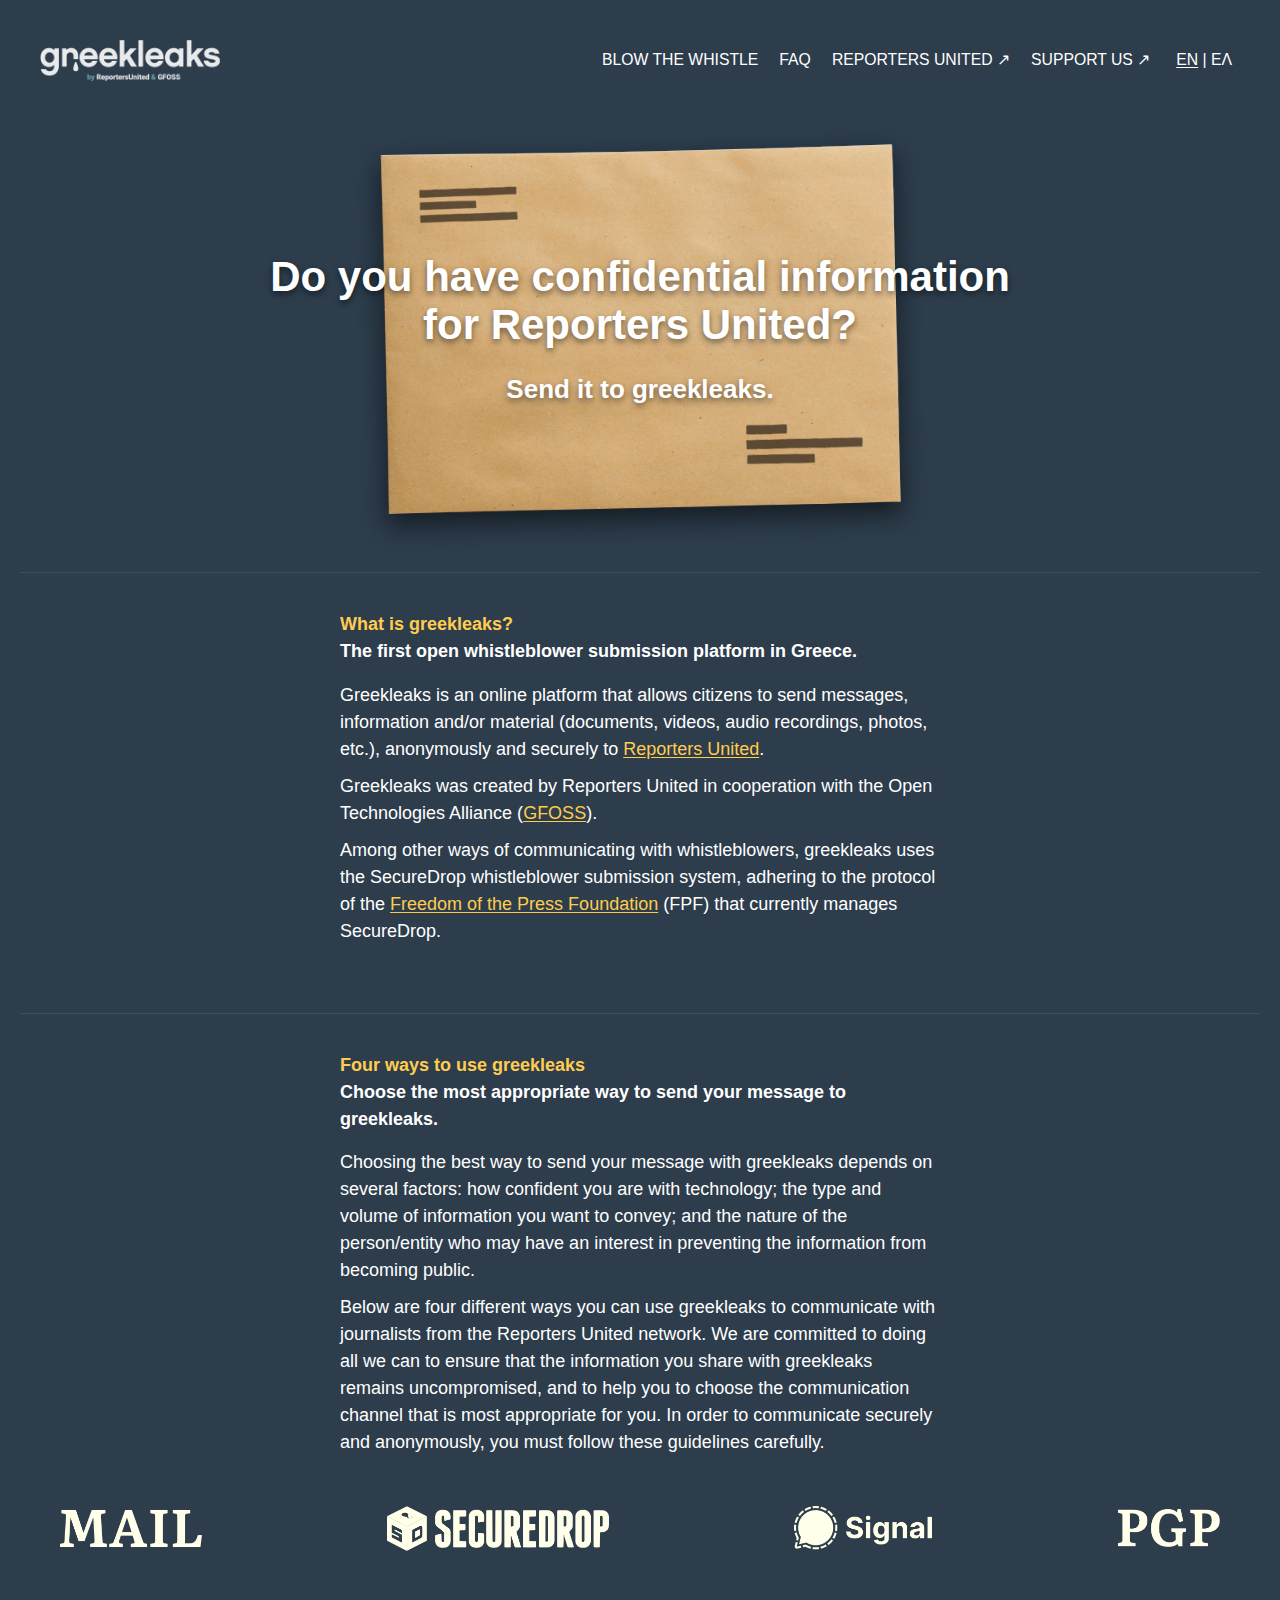
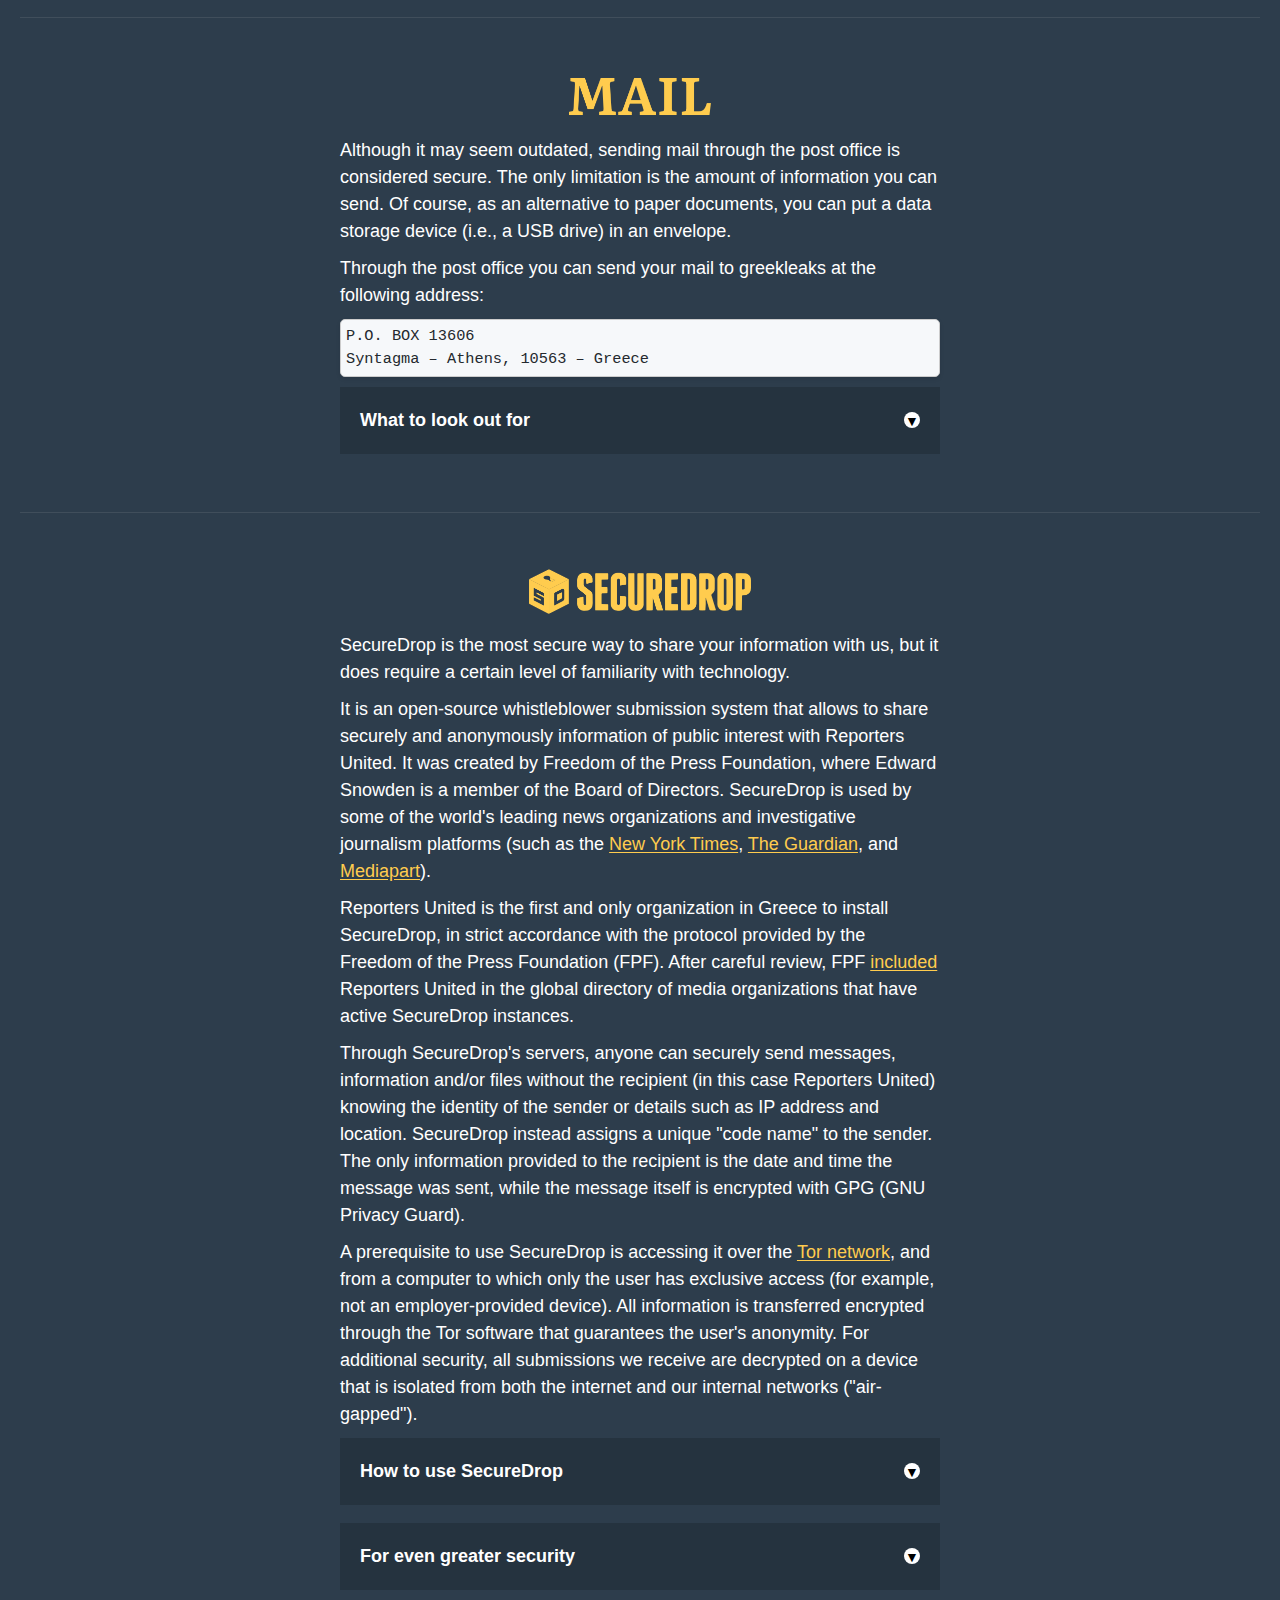
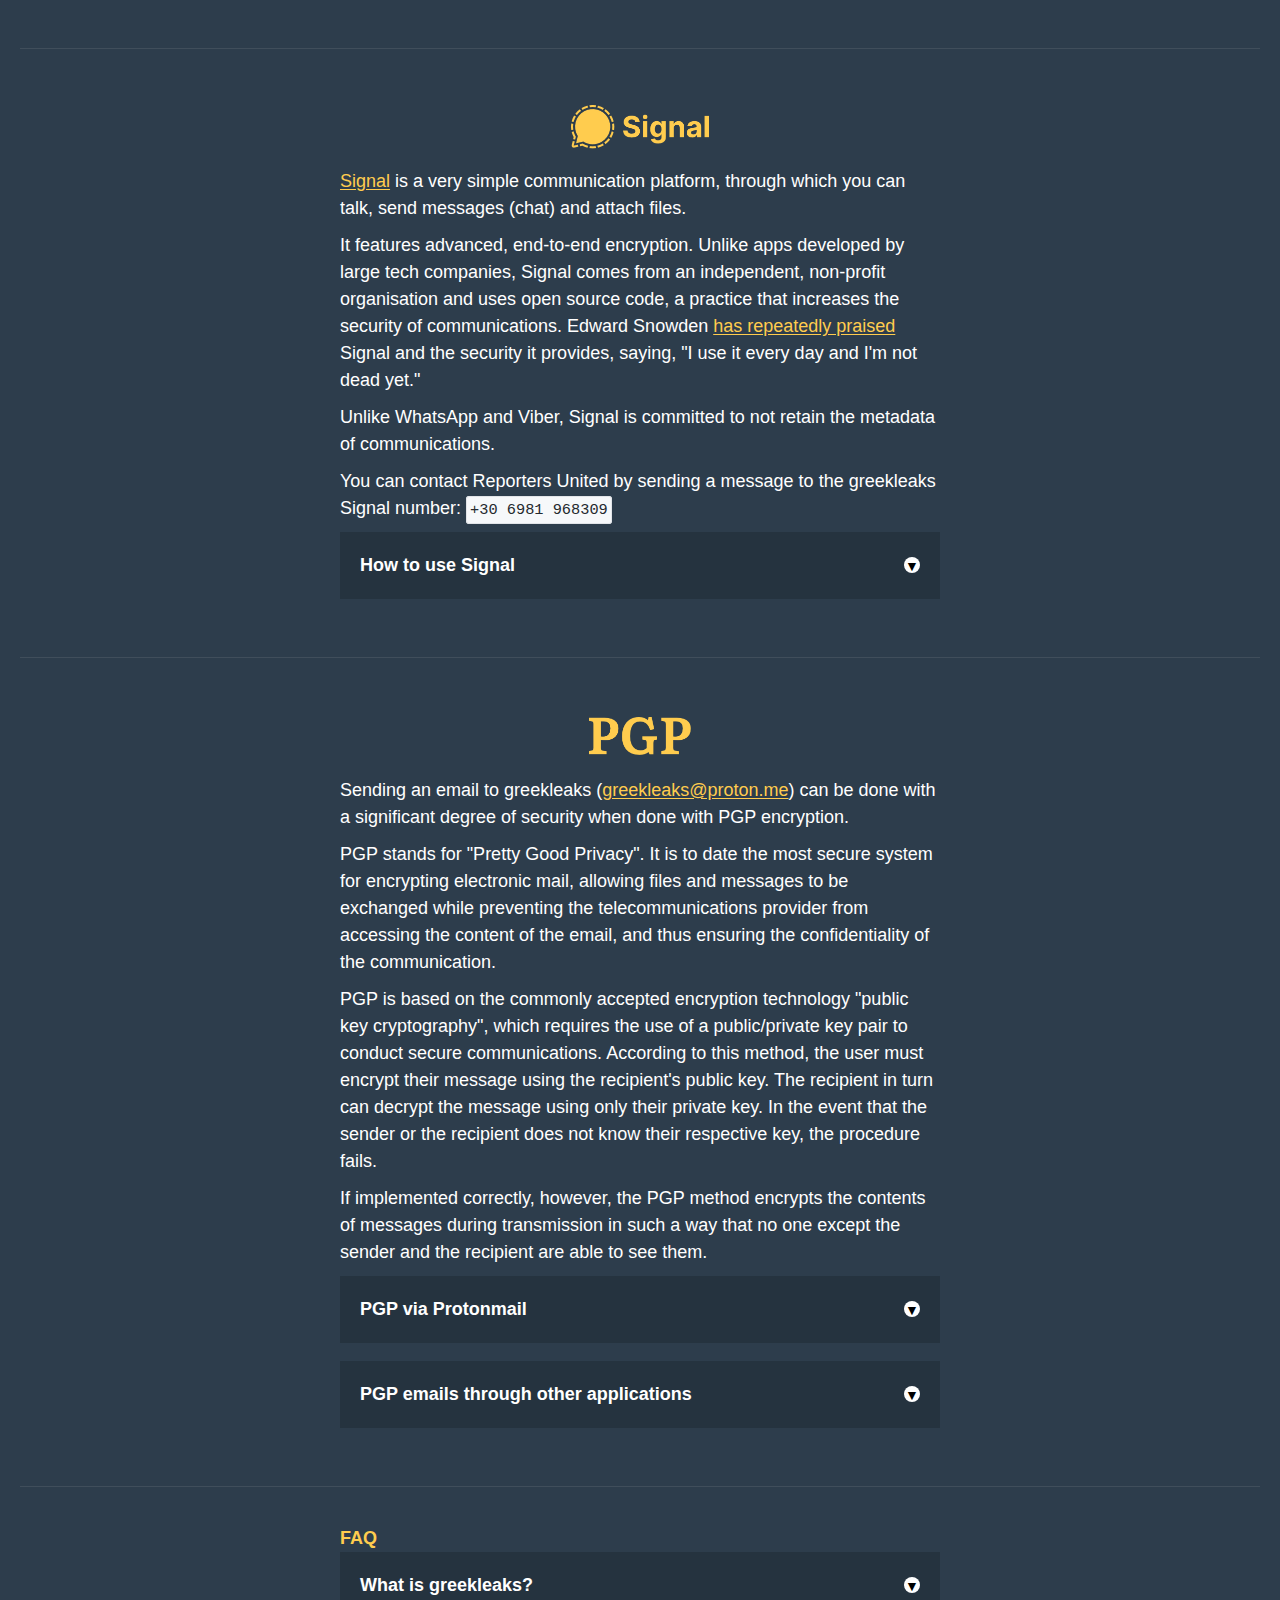
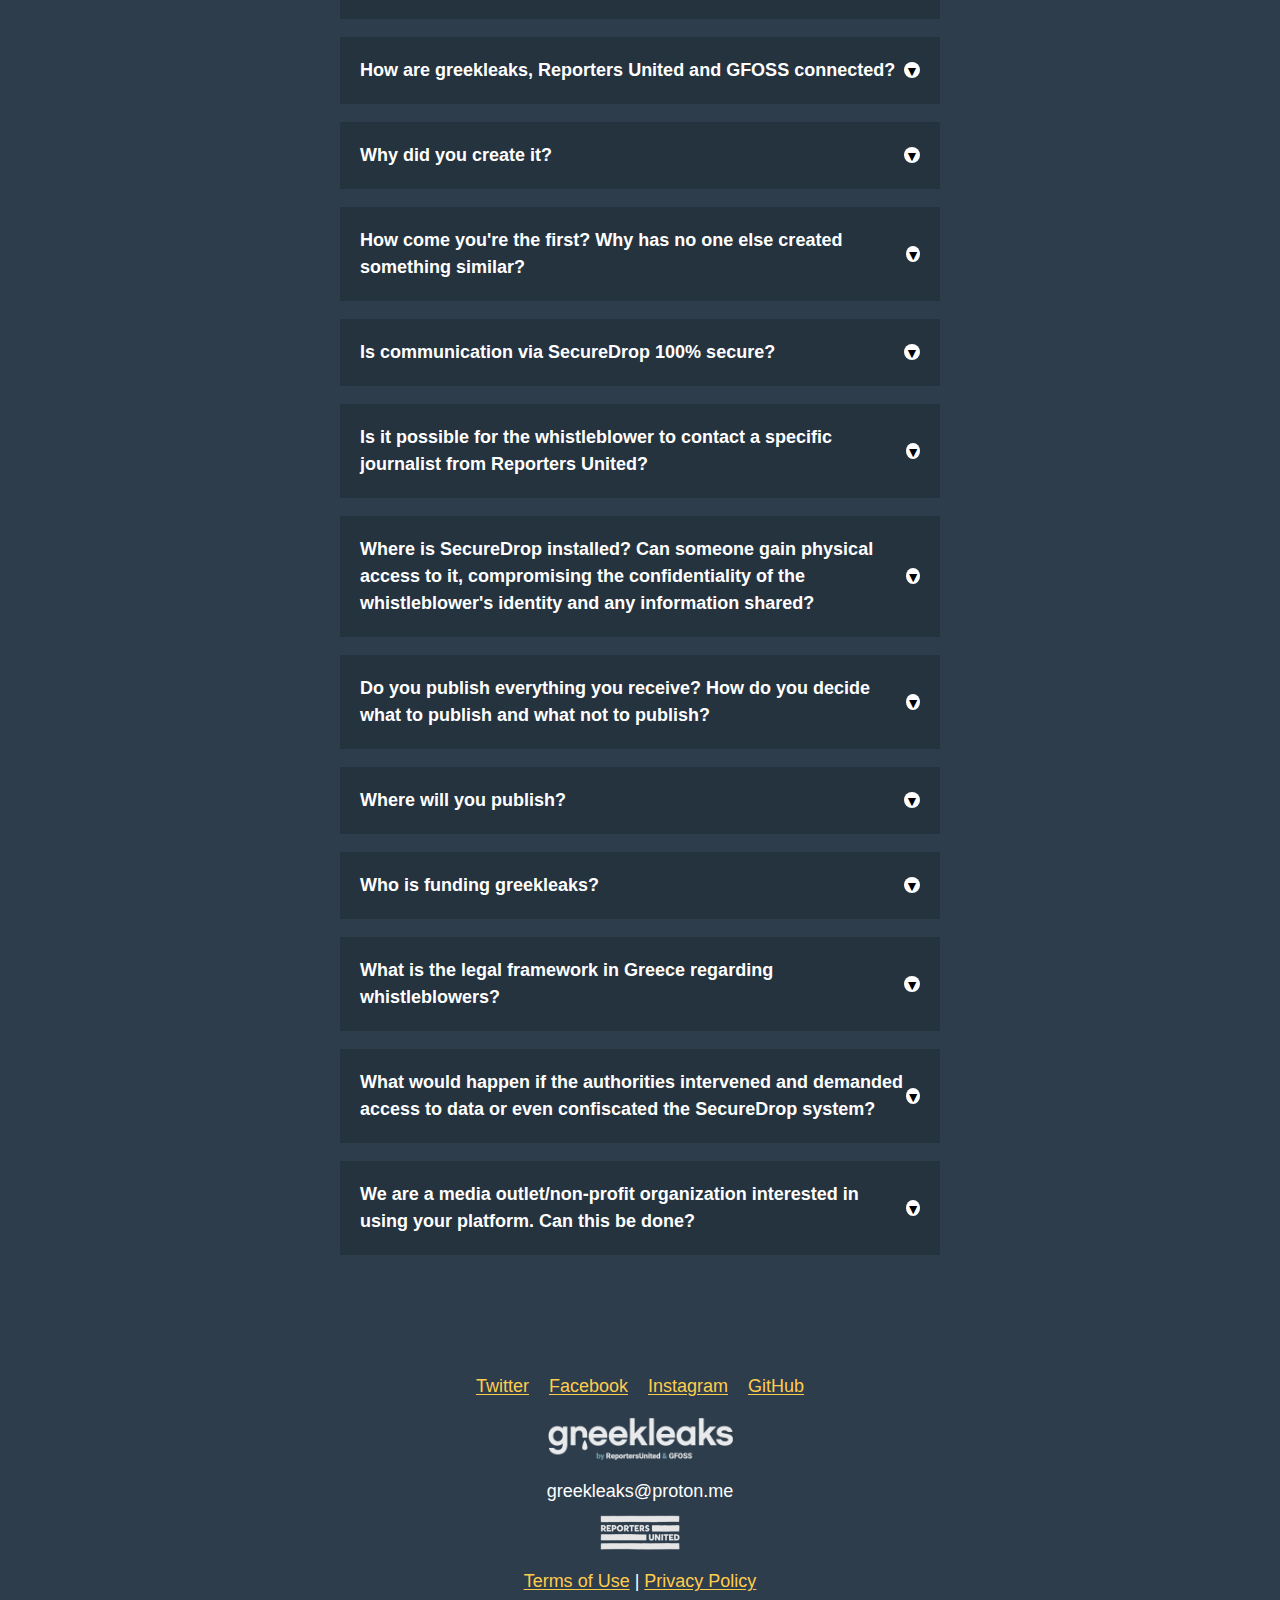
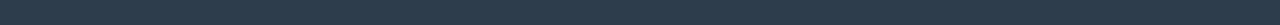
<file: site/en/index.html>
<!DOCTYPE html>
<html lang="en">
<head>
    <meta charset="UTF-8">

    <meta property="og:title" content="greekleaks" />
    <meta property="og:description" content="greekleaks - The first open platform for whistleblowers in Greece." />
    <meta property="og:image" content="https://reportersunited.gr/greekleaks/assets/img/greekleaks-social-image-en.png" />
    <meta property="og:url" content="https://reportersunited.gr/greekleaks/en/" />
    <meta name="twitter:card" content="summary_large_image" />
    <meta name="twitter:title" content="greekleaks" />
    <meta name="twitter:description" content="greekleaks - The first open platform for whistleblowers in Greece." />
    <meta name="twitter:image" content="https://reportersunited.gr/greekleaks/assets/img/greekleaks-social-image-en.png" />
    <meta name="twitter:site" content="@reporters_gr" />

    <title>greekleaks</title>
    <meta name="description" content="greekleaks - The first open platform for whistleblowers in Greece">
    <meta name="viewport" content="width=device-width, initial-scale=1">

    <link rel="stylesheet" href="../assets/css/style.css">

    <link rel="apple-touch-icon" sizes="180x180" href="../apple-touch-icon.png">
    <link rel="icon" type="image/png" sizes="32x32" href="../favicon-32x32.png">
    <link rel="icon" type="image/png" sizes="16x16" href="../favicon-16x16.png">
    <link rel="manifest" href="../site.webmanifest">
</head>

<body>



<header>

    <div class="container">

        <div class="logo">
            <a href="#intro">
                <img src="../assets/img/greekleaks-logo-en.png" height="90" width="400" alt="greekleaks logo" />
            </a>
        </div>

        <div class="menu-container">

            <nav id="main-menu" popover="auto">
                <ul class="nav-links">
                    <li>
                        <a href="#methodoi-epikoinonias">BLOW THE WHISTLE</a>
                    </li>
                    <li>
                        <a href="#faq">FAQ</a>
                    </li>
                    <li>
                        <a href="https://www.reportersunited.gr/" target="_blank" rel="noreferrer"><span>REPORTERS UNITED ↗</span></a>
                    </li>
                    <li>
                        <a href="https://www.reportersunited.gr/ypostirixi/" target="_blank" rel="noreferrer"><span>SUPPORT US ↗</span></a>
                    </li>
                    <li class="lang-menu">
                        <span class="lang-en">EN</span> |
                        <a href="../" class="lang-el">ΕΛ</a>
                    </li>
                </ul>
            </nav>

            <button popovertarget="main-menu" popovertargetaction="toggle" class="menu-toggle" aria-label="burger menu trigger">
                <span class="hamburger-menu">
                    <span></span>
                    <span></span>
                    <span></span>
                    <span></span>
                </span>
            </button>

        </div>

    </div>


</header>

<main>

    <section id="intro" class="intro">
        <div class="container">

            <header>
                <h1>Do you have confidential information for Reporters United?</h1>
                <h2>Send it to greekleaks.</h2>
            </header>

        </div>
    </section>


    <section>
        <div class="container">

            <header>
                <h1>What is greekleaks?</h1>
                <h2>The first open whistleblower submission platform in Greece.</h2>
            </header>

            <p>Greekleaks is an online platform that allows citizens to send messages, information and/or material (documents, videos, audio recordings, photos, etc.), anonymously and securely to <a href="https://www.reportersunited.gr/en/" target="_blank" rel="noreferrer">Reporters United</a>.</p>
            <p>Greekleaks was created by Reporters United in cooperation with the Open Technologies Alliance (<a href="https://gfoss.eu/" target="_blank" rel="noreferrer">GFOSS</a>).</p>
            <p>Among other ways of communicating with whistleblowers, greekleaks uses the SecureDrop whistleblower submission system, adhering to the protocol of the <a href="https://freedom.press/" target="_blank" rel="noreferrer">Freedom of the Press Foundation</a> (FPF) that currently manages SecureDrop.</p>
        </div>

    </section>

    <section id="methodoi-epikoinonias">
        <div class="container">
        <header>
            <h1>Four ways to use greekleaks</h1>
            <h2>Choose the most appropriate way to send your message to greekleaks.</h2>
        </header>
            <p>Choosing the best way to send your message with greekleaks depends on several factors: how confident you are with technology; the type and volume of information you want to convey; and the nature of the person/entity who may have an interest in preventing the information from becoming public.</p>
            <p>Below are four different ways you can use greekleaks to communicate with journalists from the Reporters United network. We are committed to doing all we can to ensure that the information you share with greekleaks remains uncompromised, and to help you to choose the communication channel that is most appropriate for you. In order to communicate securely and anonymously, you must follow these guidelines carefully.</p>
        </div>

        <footer class="icon-nav">
            <a href="#mail">
                <img src="../assets/img/Mail.png" height="89" width="280" alt="mail icon" />
            </a>
            <a href="#securedrop">
                <img src="../assets/img/Securedrop.png" height="89" width="438" alt="SecureDrop logo"/>
            </a>
            <a href="#signal">
                <img src="../assets/img/Signal.png" height="89" width="273"  alt="Signal logo"/>
            </a>
            <a href="#pgp">
                <img src="../assets/img/PGP.png" height="89" width="202"  alt="PGP logo" />
            </a>
        </footer>

    </section>


    <section id="mail" class="tahidromio">
        <div class="container">
        <header>
            <img src="../assets/img/Mail.png" height="89" width="280" alt="mail icon" />
        </header>

        <p>Although it may seem outdated, sending mail through the post office is considered secure. The only limitation is the amount of information you can send. Of course, as an alternative to paper documents, you can put a data storage device (i.e., a USB drive) in an envelope.</p>
        <p>Through the post office you can send your mail to greekleaks at the following address:</p>
        <div class="envelope">
            P.O. BOX 13606<br>
            Syntagma – Athens, 10563 – Greece
        </div>

        <details class="collapsible">
            <summary class="collapsible-header">
                <span class="collapsible-title">What to look out for</span>
                <span class="collapsible-icon"></span>
            </summary>
            <div class="collapsible-content">
            <p>If you choose to communicate by traditional mail, here are some additional precautions you can take:</p>
            <ul>
                <li aria-level="1">It would be best to not send your mail as registered mail, as this process would require you to give personal information to the Post Service.</li>
                <li aria-level="1">Post your message from a public mailbox rather than the post office.</li>
                <li aria-level="1">If you are able to, use a <a target="_blank" rel="noreferrer noopener" href="https://elta.gr/en/fakeloi-me-propliromeno-telos-2">prepaid envelope</a>.</li>
                <li aria-level="1">Do not write the sender's name or address on the envelope. If you want us to have your contact details, provide them inside the envelope, or provide a telephone number so that we can contact you using the secure <a target="_blank" rel="noreferrer noopener" href="https://signal.org/">Signal</a> application.</li>
                <li aria-level="1">If you want to contact a particular reporter from the Reporters United network, you can note their name on or inside the envelope.</li>
                <li aria-level="1">In case you are printing files to send to greekleaks, be careful with the printer you choose to use. Be aware that paper documents may reveal traces about the origin of a document, through the so-called <a target="_blank" rel="noreferrer noopener" href="https://www.eff.org/issues/printers">printer tracking dots.</a></li>
            </ul>
            </div>
        </details>

        </div>
    </section>


    <section id="securedrop"  class="securedrop">
        <div class="container">
            <header>
                <img src="../assets/img/Securedrop.png" height="89" width="438"  alt="SecureDrop logo" />
            </header>

            <!--Uncomment the following in case of a SecureDrop breakage.-->
            <!--<div class="warning-box">-->
			<!--    <span class="warning-icon">⚠️</span>-->
			<!--    <span class="warning-text">Temporarily unavailable means of communication.</span>-->
			<!--</div>-->
            <!--<p></p>-->

            <p>SecureDrop is the most secure way to share your information with us, but it does require a certain level of familiarity with technology.</p>
            <p>It is an open-source whistleblower submission system that allows to share securely and anonymously information of public interest with Reporters United. It was created by Freedom of the Press Foundation, where Edward Snowden is a member of the Board of Directors. SecureDrop is used by some of the world's leading news organizations and investigative journalism platforms (such as the <a target="_blank" rel="noreferrer noopener" href="https://www.nytimes.com/tips">New York Times</a>, <a target="_blank" rel="noreferrer noopener" href="https://www.theguardian.com/securedrop">The Guardian</a>, and <a target="_blank" rel="noreferrer noopener" href="https://www.mediapart.fr/en/contact/securedrop">Mediapart</a>).</p>
            <p>Reporters United is the first and only organization in Greece to install SecureDrop, in strict accordance with the protocol provided by the Freedom of the Press Foundation (FPF). After careful review, FPF <a href="https://twitter.com/SecureDrop/status/1803047743662731627" target="_blank" rel="noopener noreferrer">included</a> Reporters United in the global directory of media organizations that have active SecureDrop instances.</p>
            <p>Through SecureDrop's servers, anyone can securely send messages, information and/or files without the recipient (in this case Reporters United) knowing the identity of the sender or details such as IP address and location. SecureDrop instead assigns a unique "code name" to the sender. The only information provided to the recipient is the date and time the message was sent, while the message itself is encrypted with GPG (GNU Privacy Guard).</p>
            <p>A prerequisite to use SecureDrop is accessing it over the <a href="https://www.torproject.org/" target="_blank" rel="noopener noreferrer">Tor network</a>, and from a computer to which only the user has exclusive access (for example, not an employer-provided device). All information is transferred encrypted through the Tor software that guarantees the user's anonymity. For additional security, all submissions we receive are decrypted on a device that is isolated from both the internet and our internal networks ("air-gapped").</p>

            <details class="collapsible">
                <summary class="collapsible-header">
                    <span class="collapsible-title">How to use SecureDrop</span>
                    <span class="collapsible-icon"></span>
                </summary>
                <div class="collapsible-content">
                    <ol>
                        <li aria-level="1">Download and install software to access the Tor network: <a target="_blank" rel="noreferrer noopener" href="https://www.torproject.org/">https://www.torproject.org</a> (Tor software guarantees user anonymity).</li>
                        <li aria-level="1">Open the Tor browser, select "connect to Tor" and wait until you are connected.</li>
                        <li aria-level="1">Once connected, please <b>copy and paste</b> one of the following "onion link" addresses to Reporters United's SecureDrop instance:
                            <div class="code-block">
                                <code>greekleaks.securedrop.tor.onion</code>
                            </div>
                            <div class="code-block">
                                <code>jatasaqcoe7lqdpcyxo7vl3e5tdvl5jgmtadfat77i25qdj6z6a4ulad.onion</code>
                            </div>
                        </li>
                        <li aria-level="1">From there, follow the instructions (which are also available in Greek) to connect to Reporters United's SecureDrop. If you are logging in for the first time, select <b>"First Submission"</b> and <b>write down the code name assigned to you. Keep this code name safe and don't share it with anyone</b>. You will be able to use this code name if you want to log back in and send another message or view our response. This way, the recipient journalist will know that the message was sent by the same sender, but will still not know your identity.</li>
                        <li aria-level="1">If you are returning to Reporters United's SecureDrop, select <b>"Return Visit"</b> and enter the code name you received on your first visit.</li>
                        <li aria-level="1">You can now securely send us your message or any file of up to 500MB. Your data is encrypted by the software and will be securely decrypted by trained members of the Reporters United team. If our team wants to contact you about the information you have submitted, they will leave a message for you in SecureDrop. The messages can only be accessed using your code name, so it's important you keep that secure from the start.</li>
                        <li aria-level="1">Reporters United will decrypt and read each message offline. All messages and files submitted via SecureDrop will be deleted from the server at regular intervals.</li>
                        <li aria-level="1">We recommend that you also delete any replies you receive from greekleaks once they have been read.</li>
                    </ol>
                </div>

            </details>

            <details class="collapsible">
                <summary class="collapsible-header">
                    <span class="collapsible-title">For even greater security</span>
                    <span class="collapsible-icon"></span>
                </summary>
                <div class="collapsible-content">
                    <ul>
                        <li aria-level="1">To protect your anonymity when using SecureDrop, it is essential that you do not use a network or device that can easily be traced back to your real identity. Instead, use public wifi networks and devices you control. This means, you should not access SecureDrop on your employer's network, and/or using your employer's hardware, or your home network. It is best to access SecureDrop through a network not associated with you, like the wifi at a library or cafe.</li>
                        <li aria-level="1">Keep in mind that the files you send us may also have metadata that may reveal information about the origin of the files.</li>
                        <li aria-level="1">Ensure that your computer is free of viruses and malware, as these may compromise SecureDrop's communication security.</li>
                        <li aria-level="1">Similarly, if a third party has gained access to your computer, using SecureDrop will not ensure your security.</li>
                        <li aria-level="1">Do not use the onion link in any browser other than Tor. It will not work, and it will leave an electronic trail behind.</li>
                        <li aria-level="1">For even more security, you can use an alternate operating system like <a target="_blank" rel="noreferrer noopener" href="https://tails.net/">Tails</a>, which boots from a USB drive and erases your activity at the end of every session. You can scrub metadata from some files prior to submission using the Metadata Anonymization Toolkit featured in Tails.</li>
                        <li aria-level="1">Finally, keep in mind that like any software, SecureDrop can experience problems, and no one can ever guarantee 100% secure transmissions. However, our team is committed to constantly testing and updating the software to ensure the system is running smoothly.</li>
                    </ul>
                </div>
            </details>

        </div>

    </section>


    <section id="signal" class="signal">
        <div class="container">
        <header>
            <img src="../assets/img/Signal.png" height="89" width="273" alt="Signal logo" />
        </header>
        <p><a target="_blank" rel="noreferrer noopener" href="https://signal.org/">Signal</a> is a very simple communication platform, through which you can talk, send messages (chat) and attach files.</p>
        <p>It features advanced, end-to-end encryption. Unlike apps developed by large tech companies, Signal comes from an independent, non-profit organisation and uses open source code, a practice that increases the security of communications. Edward Snowden <a target="_blank" rel="noreferrer noopener" href="https://twitter.com/search?q=from%3Asnowden%20%40signalapp&amp;src=typed_query">has repeatedly praised</a> Signal and the security it provides, saying, "I use it every day and I'm not dead yet."</p>
        <p>Unlike WhatsApp and Viber, Signal is committed to not retain the metadata of communications.</p>
        <p>You can contact Reporters United by sending a message to the greekleaks Signal number: <span class="signal-number">+30 6981 968309</span></p>

        <details class="collapsible">
            <summary class="collapsible-header">
                <span class="collapsible-title">How to use Signal</span>
                <span class="collapsible-icon"></span>
            </summary>
            <div class="collapsible-content">
                <ol>
                    <li aria-level="1">Download the app on your <a target="_blank" rel="noreferrer noopener" href="https://play.google.com/store/apps/details?id=org.thoughtcrime.securesms">Android</a> or<a target="_blank" rel="noreferrer noopener" href="https://itunes.apple.com/us/app/signal-private-messenger/id874139669"> iPhone</a>.</li>
                    <li aria-level="1">Connect Signal to your phone number.</li>
                    <li aria-level="1">Save greekleaks signal number on your device and send a message.</li>
                    <li aria-level="1">In case you don't wish to share your phone number with greekleaks, make sure that in the "Phone Number" option in the Privacy Settings, you have selected that others cannot see your number.</li>
                    <li aria-level="1">To secure more anonymity, you can choose a pseudonym as your username within the app. Keep in mind that this will change the username for all your chats in Signal.</li>
                    <li aria-level="1">For additional security, you can enable the "disappearing messages" feature available in Signal, which automatically deletes messages after a user-defined period of time.</li>
                    <li aria-level="1">Warning: Signal promises that your messages or speech will be transmitted securely, but that doesn't protect them if someone gains access to your phone. <a target="_blank" rel="noreferrer noopener" href="https://theintercept.com/2017/05/01/cybersecurity-for-the-people-how-to-keep-your-chats-truly-private-with-signal/">Here are </a>some additional tips to protect your phone.</li>
                </ol>
            </div>
        </details>
        </div>
    </section>


    <section id="pgp" class="pgp" >

        <div class="container">

            <header>
                <img src="../assets/img/PGP.png" height="89" width="202" alt="PGP logo" />
            </header>

            <p>Sending an email to greekleaks (<a target="_blank" rel="noreferrer noopener" href="mailto:greekleaks@proton.me">greekleaks@proton.me</a>) can be done with a significant degree of security when done with PGP encryption.</p>
            <p>PGP stands for "Pretty Good Privacy". It is to date the most secure system for encrypting electronic mail, allowing files and messages to be exchanged while preventing the telecommunications provider from accessing the content of the email, and thus ensuring the confidentiality of the communication.</p>
            <p>PGP is based on the commonly accepted encryption technology "public key cryptography", which requires the use of a public/private key pair to conduct secure communications. According to this method, the user must encrypt their message using the recipient's public key. The recipient in turn can decrypt the message using only their private key. In the event that the sender or the recipient does not know their respective key, the procedure fails.</p>
            <p>If implemented correctly, however, the PGP method encrypts the contents of messages during transmission in such a way that no one except the sender and the recipient are able to see them.</p>

            <details class="collapsible">
                <summary class="collapsible-header">
                    <span class="collapsible-title">PGP via Protonmail</span>
                    <span class="collapsible-icon"></span>
                </summary>
                <div class="collapsible-content">
                    <ol>
                        <li aria-level="1"><a target="_blank" rel="noreferrer noopener" href="https://proton.me/mail">ProtonMail</a> is a secure email service which provides the ability to send end-to-end PGP encrypted emails between its users. The technology is built into the email sending/receiving system, so ProtonMail users don't need to do anything else to encrypt their email. This is the easiest method to communicate securely with Reporters United for those who are not particularly confident with technology.</li>
                        <li aria-level="1">If you don't have a Protonmail email account, it is easy to create one. Then send your email from there to <a target="_blank" rel="noreferrer noopener" href="mailto:greekleaks@proton.me">greekleaks@proton.me</a>.</li>
                        <li aria-level="1">Do not fill in the "Subject" field in the email. Although the content of the email is secure when using PGP, the email provider still has access to the metadata of the communication, i.e., the address of the sender and recipient, the subject of the message and the date of sending.</li>
                        <li aria-level="1">For even greater security you can use ProtonMail <a target="_blank" rel="noreferrer noopener" href="https://proton.me/tor">over the Tor network</a>.</li>
                    </ol>
                </div>
            </details>

            <details class="collapsible">
                <summary class="collapsible-header">
                    <span class="collapsible-title">PGP emails through other applications</span>
                    <span class="collapsible-icon"></span>
                </summary>
                <div class="collapsible-content">
                    <p>The second way of securing emails via PGP is through a PGP application such as <a target="_blank" rel="noreferrer noopener" href="https://mailvelope.com/en/">Mailvelope</a>, which can also be used as an extension to your browser, depending on whether you use Mozilla Firefox, Google Chrome or Microsoft Edge.</p>
                    <ol>
                        <li aria-level="1">To use Mailvelope, you will need <a target="_blank" rel="noreferrer noopener" href="https://mailvelope.com/en/help">to follow the installation instructions</a>.</li>
                        <li aria-level="1">Once you have generated your PGP public key, send an email with it to greekleaks. Be careful not to send us your private key, which is unique to you and is used to decrypt messages encrypted with your public key.</li>
                        <li aria-level="1">You can download the greekleaks public PGP key <a href="../assets/56c424f32633170b02f2319a7ecabf432e547b40.asc" target="_blank" rel="noreferrer">here</a>, and use it to email us via Mailvelope.</li>
                        <li aria-level="1">If you want to contact a specific reporter in the Reporters United team directly, use the PGP public key posted next to their name.</li>
                    </ol>
                </div>
            </details>

        </div>

    </section>


    <section id="faq" class="faq">
        <div class="container">
        <header>
            <h1>FAQ</h1>
        </header>

        <details class="collapsible">
            <summary class="collapsible-header">
                <span class="collapsible-title">What is greekleaks?</span>
                <span class="collapsible-icon"></span>
            </summary>
            <div class="collapsible-content">
                <p>Greekleaks is the first open platform for whistleblowers in Greece: it consists of an online platform that allows citizens, through the open source <a href="#securedrop">SecureDrop</a> system to anonymously and securely transmit messages and files (documents, videos, audio, photos, etc.), and it also offers other secure communication options via more "conventional" methods, such as the greekleaks <a href="#mail">P.O. box</a>, sending a message to the Reporters United <a href="#signal">Signal</a> number or sending an encrypted <a href="#pgp">PGP email</a> to our team.</p>
            </div>
        </details>

        <details class="collapsible">
            <summary class="collapsible-header">
                <span class="collapsible-title">How are greekleaks, Reporters United and GFOSS connected?
                </span>
                <span class="collapsible-icon"></span>
            </summary>
            <div class="collapsible-content">
                <p>Greekleaks is the product of a collaboration between Reporters United and the Open Technologies Alliance (GFOSS). Regarding the technical aspects, Reporters United developed the greekleaks website in collaboration with the Open Technologies Alliance (GFOSS), and installed SecureDrop adhering strictly to the protocol of the San-Francisco based <a target="_blank" rel="noreferrer noopener" href="https://freedom.press/">Freedom of the Press Foundation</a> (FPF).</p>
                <p>Journalists, developers and lawyers were involved in the development of greekleaks, with the support of GFOSS that carried out an external evaluation of the project.</p>
            </div>
        </details>

        <details class="collapsible">
            <summary class="collapsible-header">
                <span class="collapsible-title">Why did you create it?</span>
                <span class="collapsible-icon"></span>
            </summary>
            <div class="collapsible-content">
                <p>Because, despite the fact that such platforms are widely used by the biggest media outlets in the world, there was still no platform in Greece allowing whistleblowers to securely share information with journalists. In modern journalism the role of whistleblowers (persons who, because of their position, come to know and want to reveal information about incidents of abuse of power in the public and private sector) and leaks is extremely important, as has been shown in recent large international stories such as the <a target="_blank" rel="noreferrer noopener" href="https://www.icij.org/investigations/panama-papers/">Panama Papers</a> and the <a target="_blank" rel="noreferrer noopener" href="https://eic.network/projects/football-leaks.html">Football Leaks</a>, as well as Greek stories (e.g., the Lagarde list revelations and the wiretapping scandal).</p>
                <p>Through greekleaks we aim to provide a secure way for potential whistleblowers to leak information about wrongdoing in matters of public interest. More generally, and in cooperation with other bodies in Greece and abroad, we aim to stimulate public debate in Greece around the issue of whistleblowers, journalistic ethics in dealing with leaks and the legal protection of sources.</p>
            </div>
        </details>

        <details class="collapsible">
            <summary class="collapsible-header">
                <span class="collapsible-title">How come you're the first? Why has no one else created something similar?</span>
                <span class="collapsible-icon"></span>
            </summary>
            <div class="collapsible-content">
                <p>We can only speculate. Others may not know that this technology exists, or it may appear overly complicated. Or perhaps it is simply a matter of differing priorities. It could also be down to a fear of receiving material that may come into conflict with the political and business relationships that many media outlets are dependent on.</p>
            </div>
        </details>

        <details class="collapsible">
            <summary class="collapsible-header">
                <span class="collapsible-title">Is communication via SecureDrop 100% secure?</span>
                <span class="collapsible-icon"></span>
            </summary>
            <div class="collapsible-content">
                <p>SecureDrop is to date considered unbreakable, but no one can guarantee 100% security. Its own FAQs states: <em>"While we can't guarantee 100% security (no organisation or product can), the goal of SecureDrop is to create a significantly more secure environment for sources to share information than exists through normal digital channels. Of course, there are always risks. That said, each release of SecureDrop with major architectural changes goes through a security audit by a reputable third party security firm."</em></p>
                <p>We must remind you that regardless of your level of familiarity with the technology, it is important to follow the guidelines carefully to achieve secure communication.</p>
                <p>We are committed to doing all we can to ensure that the information you share with greekleaks is not compromised in any way.</p>
            </div>
        </details>

        <details class="collapsible">
            <summary class="collapsible-header">
                <span class="collapsible-title">Is it possible for the whistleblower to contact a specific journalist from Reporters United?
                </span>
                <span class="collapsible-icon"></span>
            </summary>
            <div class="collapsible-content">
                <p>Of course. Whichever way you choose to communicate with us, you may address your message specifically to any journalist on our team. The message will immediately be delivered to them.</p>
            </div>
        </details>

        <details class="collapsible">
            <summary class="collapsible-header">
                <span class="collapsible-title">Where is SecureDrop installed? Can someone gain physical access to it, compromising the confidentiality of the whistleblower's identity and any information shared?</span>
                <span class="collapsible-icon"></span>
            </summary>
            <div class="collapsible-content">
                <p>We cannot disclose the location where SecureDrop is installed. However, even if someone - whether a burglar or a prosecutor - were to gain access to the computers used to operate it, they would not have any access to the data. This is because the messages and their attachments are encrypted, and only accredited users of the system have access to the decryption key.</p>
            </div>
        </details>

        <details class="collapsible">
            <summary class="collapsible-header">
                <span class="collapsible-title">Do you publish everything you receive? How do you decide what to publish and what not to publish?</span>
                <span class="collapsible-icon"></span>
            </summary>
            <div class="collapsible-content">
                <p>Of course not. Reporters United is committed to the "<a target="_blank" rel="noreferrer noopener" href="https://static1.squarespace.com/static/5e249291de6f0056c7b1099b/t/5ea072671e7db3106f3479c9/1587573352563/Blueprint_Perugia_Principles.pdf">The Perugia Principles for Journalists Working with Whistleblowers in the Digital Age</a>." This document was created during the International Festival of Journalism in Perugia, Italy in April 2018, as the result of a collaboration between 20 journalists and experts from around the world, and was subsequently enhanced by consultation with the wider investigative journalism community, lawyers and academics.</p>
                <p>Reporters United and the journalists who make up its community are committed to following the Perugia Principles as a code of conduct for working with whistleblowers, focusing on the protection of sources, but also on the general journalistic management of leaks in the context of the greekleaks platform.</p>
            </div>
        </details>

        <details class="collapsible">
            <summary class="collapsible-header">
                <span class="collapsible-title">Where will you publish?</span>
                <span class="collapsible-icon"></span>
            </summary>
            <div class="collapsible-content">
                <p>On the Reporters United website, always in Greek, often in English. We also occasionally collaborate with other media outlets, in Greece and abroad.</p>
            </div>
        </details>

        <details class="collapsible">
            <summary class="collapsible-header">
                <span class="collapsible-title">Who is funding greekleaks?</span>
                <span class="collapsible-icon"></span>
            </summary>
            <div class="collapsible-content">
                <p>Greekleaks is a project fully self-funded by Reporters United.</p>
            </div>
        </details>

        <details class="collapsible">
            <summary class="collapsible-header">
                <span class="collapsible-title">What is the legal framework in Greece regarding whistleblowers?</span>
                <span class="collapsible-icon"></span>
            </summary>
            <div class="collapsible-content">
                <p>In November 2022, <a target="_blank" rel="noreferrer noopener" href="https://www.odigostoupoliti.eu/nomos-4990-2022-prostasia-prosopon-pou-anaferoun-paraviaseis-enosiakou-dikaiou/">Law 4990/2022</a> on the "Protection of persons who report breaches of EU law" was passed by the Greek parliament, implementing <a target="_blank" rel="noreferrer noopener" href="https://eur-lex.europa.eu/legal-content/EN/TXT/?uri=CELEX%3A32019L1937">EU Directive 2019/1937</a> of the European Parliament and of the Council of 23 October 2019 (L 305). This law constitutes the first framework legally protecting whistleblowers, or individuals who leak information about violations of EU law in the public or private sector, in Greece. However, despite this introduction of safeguards to prevent prosecution or retaliation against these public interest whistleblowers, concerns persist that the current legal framework does not do enough to protect whistleblowers.</p>
                <p>In November 2020, Reporters United, in collaboration with Transparency International Greece, Vouliwatch and 16 other organizations launched the <a target="_blank" rel="noreferrer noopener" href="https://www.reportersunited.gr/en/1769/speak-out-our-campaign-for-the-protection-of-whistleblowers-in-greece/">#Speak-out </a>initiative. As part of this project, we sent a letter to the Prime Minister, urging that a strong, inclusive, progressive and modern institutional framework be created for the protection of whistleblowers. Whistleblowing has proven a powerful tool in preventing and combating actions that undermine the public interest. Unfortunately, the Greek government <a target="_blank" rel="noreferrer noopener" href="https://www.reportersunited.gr/7220/i-elliniki-kyvernisi-afinei-aprostateytoys-toys-whistleblowers/">chose to leave whistleblowers unprotected</a> by delaying the transposition of the European directive for two whole years. Even today, following the adoption of the bill, the implementation of the legislation needs careful monitoring.</p>
            </div>
        </details>

        <details class="collapsible">
            <summary class="collapsible-header">
                <span class="collapsible-title">What would happen if the authorities intervened and demanded access to data or even confiscated the SecureDrop system?</span>
                <span class="collapsible-icon"></span>
            </summary>
            <div class="collapsible-content">
                <p>Even in the worst case scenario, that SecureDrop was seized by the authorities, there would be no trace of the messages or files we have received on the system (see above for more on this). If we were formally asked for information about the identity of a source, we would not be able to answer, because thanks to the way SecureDrop works, we would not know the identity of the source unless the source has chosen to disclose it to us. In any case, we pledge that we will not give the authorities any information about either our sources or the information they have chosen to share with greekleaks.</p>
            </div>
        </details>


        <details class="collapsible">
            <summary class="collapsible-header">
                <span class="collapsible-title">We are a media outlet/non-profit organization interested in using your platform. Can this be done?</span>
                <span class="collapsible-icon"></span>
            </summary>
            <div class="collapsible-content">
                <p>Reporters United did not build greekleaks to monopolize its use. If any media outlet or non-profit organization is interested in setting up such a platform, or in making use of SecureDrop, we would be happy to assist.</p>
                <p>The configuration and code of this site is also available on our <a href="https://github.com/reportersunited/greekleaks" target="_blank" rel="noreferrer">GitHub page</a>.</p>
            </div>
        </details>

        </div>
    </section>


</main>

<footer>

    <ul class="social-links">
        <li class="twitter"><a href="https://twitter.com/reporters_gr" title="Follow on Twitter" target="_blank" rel="noreferrer"><span class="" aria-hidden="true">Twitter</span></a></li>
        <li class="facebook"><a href="https://www.facebook.com/reportersunitedgr" title="Follow on Facebook" target="_blank" rel="noreferrer"><span class="" aria-hidden="true">Facebook</span></a></li>
        <li class="instagram"><a href="https://www.instagram.com/reportersunitedgr/" title="Follow on Instagram" target="_blank" rel="noreferrer"><span class="" aria-hidden="true">Instagram</span></a></li>
        <li class="github"><a href="https://github.com/reportersunited" title="Follow on GitHub" target="_blank" rel="noreferrer"><span class="" aria-hidden="true">GitHub</span></a></li>
    </ul>

    <p>
        <img class="logo-greekleaks" src="../assets/img/greekleaks-logo-en.png" height="90" width="400" alt="greekleaks logo" />
    </p>

    <p>
        greekleaks@proton.me
    </p>

    <p>
        <a href="https://www.reportersunited.gr/en/" target="_blank">
            <img class="logo-ru" src="../assets/img/ru-logo.png" height="110" width="250" alt="Reporters United logo" />
        </a>
    </p>

    <p>
        <a href="https://www.reportersunited.gr/en/terms-of-use/" target="_blank" rel="noreferrer">Terms of Use</a> | <a href="https://www.reportersunited.gr/en/privacy-policy/"  target="_blank" rel="noreferrer">Privacy Policy</a>
    </p>

</footer>

</body>
</html>
</file>
<file: site/assets/css/style.css>
:root {
    --text-color: #ffffff;
    --bg-color: #2d3d4c;
    --link-color: #ffcc4e;
    --font: Arial, sans-serif;
    --text-fontsize: 18px;
}

* {
    box-sizing: border-box;
    font: inherit;
}

html {
    background-color: var(--bg-color);
    color: var(--text-color);
    font-family: var(--font);
    font-size: var(--text-fontsize);
    line-height: 1.5;

    scroll-behavior: smooth;
    scroll-padding: 150px;
}

/* Reset some default styles */
body, h1, h2, p, ul, li {
    margin: 0;
    padding: 0;
    font-size: var(--text-fontsize);
}

strong, b{
    font-weight: bold;
}

/* Code block styling */
.code-block {
    background-color: #f6f8fa;
    color: #24292e;
    border: 1px solid #e1e4e8;
    border-radius: 3px;
    font-family: monospace;
    padding: 4px 3px;
    margin: 10px 0;
    font-size: 85%;
}

.code-block code {
    min-width: 100%;
    word-wrap: break-word;
}

/* Envelope styling */
.envelope {
    font-family: 'Courier New', monospace;
    font-size: 85%;
    padding: 5px;
    border: 1px solid #ccc;
    border-radius: 5px;
    background-color: #f6f8fa;
    color: #24292e;
    box-shadow: 0 2px 4px rgba(0, 0, 0, 0.1);
    margin: 5px auto;
    margin-bottom: 10px;
}

/* Signal number styling */
.signal-number {
    background-color: #f6f8fa;
    color: #24292e;
    border: 1px solid #e1e4e8;
    border-radius: 3px;
    font-family: monospace;
    padding: 4px 3px;
    margin: 10px 0;
    font-size: 85%;
    /*text-align: center;*/
}

/* Warning box styling */
.warning-box {
    display: flex;
    align-items: center;
    background-color: #2d3d4c;
    padding: 10px;
    border: 1px solid;
    border-radius: 5px;
}

.warning-icon {
    margin-right: 10px;
    font-size: 20px;
}

.warning-text {
    font-weight: bold;
}

/* Header styles */
body > header {
    position: fixed;
    top: 0;
    left: 0;
    width: 100%;
    z-index: 1;
    padding: 20px;
    display: flex;
    align-items: center;
    justify-content: space-between;

    background-color: #2d3d4c;
}

body > header > .container {
    display: flex;
    justify-content: space-between;
    width: 100%;

    flex-wrap: wrap;
}

img {
    max-width: 100%;
    height: auto;
}

.logo img {
    max-width: 180px;

}

a {
    color: var(--link-color);
    /*color: currentColor;*/
    text-decoration: underline;
    text-underline-offset: 2px;
}


.icon-nav a > img{
    filter: brightness(3);
}

.icon-nav a:hover > img{
    filter: none;
}

.lang-menu a{
    text-decoration: none;
}
.lang-menu span{
    text-decoration: underline;
    text-underline-offset: 2px;
}

/* Hamburger menu styles */

.menu-toggle{
    display: none;
    background: none;
    border: none;
}
.hamburger-menu {
    display: flex;
    flex-direction: column;
    justify-content: center;
    align-items: center;
    cursor: pointer;
}

.hamburger-menu span {
    width: 30px;
    height: 4px;
    background-color: white;
    margin: 2px;
}

.menu{
    display: none;
}
.menu-toggle:focus{
    /*pointer-events: none;*/
}
.menu-toggle:focus~.menu{
    /*display: block;*/
}


[popover]:popover-open + .menu-toggle > .hamburger-menu > span:nth-child(1) {
    rotate: 45deg;
    transform-origin: center;
    transform: translateY(5px);
}
[popover]:popover-open + .menu-toggle > .hamburger-menu > span:nth-child(2) {
    rotate: 135deg;
    transform-origin: center;
    transform: translateY(6px);
}
[popover]:popover-open + .menu-toggle > .hamburger-menu > span:nth-child(3),
[popover]:popover-open + .menu-toggle > .hamburger-menu > span:nth-child(4){
    display: none;
}

/*.menu-toggle:focus > .hamburger-menu > span:nth-child(1) {
    rotate: 45deg;
    transform-origin: center;
    transform: translateY(5px);
}
.menu-toggle:focus > .hamburger-menu > span:nth-child(2) {
    rotate: 135deg;
    transform-origin: center;
    transform: translateY(5px);
}
.menu-toggle:focus > .hamburger-menu > span:nth-child(3),
.menu-toggle:focus > .hamburger-menu > span:nth-child(4){
    display: none;
}*/

/* Main body styles */
main {
    color: white;
    padding: 20px;
    width: 100%;
    /*max-width: 600px; !* Adjust this value as per your preference *!*/
    margin: 20px auto 20px; /* Adjust top and bottom margins as needed */
}

.container{
    max-width: 1200px; /* Adjust this value as per your preference */
    margin-inline: auto;
    padding-block: 20px;
}

section > .container{
    max-width: 600px;
}

section {
    margin-bottom: 20px;
    color: white;
    padding-top: 1em;
    padding-bottom: 1em;
}
section + section{
    border-top: 1px solid rgba(239,236,225,0.1);
}

section.intro{
    margin-top: 50px;
    margin-bottom: 0;
    padding-bottom: 0;
}
section.intro > .container{
    max-width: 800px;
}
section.intro header{
    background: url(../img/greekleaks-cta.png) no-repeat center;
    background-size: min(100%, 575px) auto;
    width: 100%;
    max-height: 424px;
    aspect-ratio: 319 / 235;
    display: flex;
    flex-direction: column;
    justify-content: center;
    text-align: center;
    gap: 25px;
}

.intro h1, .intro h2{
    color: white;
    font-weight: 700;
    text-shadow: 0 3px 6px #00000081;
}

.intro h1{
    font-size: 26px;
    line-height: 1.14;

}
.intro h2{
    font-size: 18px;
    line-height: 1.19;
}


h1 {
    font-weight: bold;
    color: #ffcc4e;
}

h2 {
    font-weight: bold;
    margin-bottom: 2.75%;
}

p {
    margin-bottom: 10px;
}

.icon-nav{
    max-width: 1200px;
    display: flex;
    justify-content: space-between;
    margin-inline: auto;
    gap: 25px;
    align-items: center;
}

.icon-nav img{
    height: 45px;
    width: auto;
}

section header img{
    margin-inline: auto;
    display: block;
    margin-block: 1em;
    height: 45px;
    width: auto;
}

.icon-nav img.icon-taxidromio,
section header img.icon-taxidromio{
    height: 36px;
}


/* Footer styles */
footer {
    background-color: #2d3d4c;
    color: white;
    padding: 20px;
    text-align: center;
    bottom: 0;
    left: 0;
}

footer .logo-greekleaks {
    max-width: 185px;
}
footer .logo-ru {
    max-width: 80px;
}


/* Collapsible styles */
.collapsible {
    background-color: #25333f;
    color: white;
    width: 100%;
    /*margin: 20px;*/
}
.collapsible+.collapsible{
    margin-top: 1em;
}





.collapsible-header {
    display: flex;
    align-items: center;
    justify-content: space-between;
    cursor: pointer;
    padding: 20px;
    /*margin-bottom: 2.75%;*/
}

.collapsible-header:after{
    content: '▼';
    display: block;
    width: 16px;
    height: 16px;
    border-radius: 50%;
    background-color: white;
    color: black;
    font-size: 14px;
    line-height: 18px;
    /*padding: 1px 1px 0 0;*/
    rotate: 0deg;
    transition: rotate 0.5s;
    text-align: center;
}

details[open] .collapsible-header:after{
    rotate: 180deg;
}

.menu-container{
    flex: 1;
}

.menu-container .collapsible-header:after{
    display: none;
}

/*.collapsible-icon {*/
/*    font-size: 1.5em;            */
/*    content: '\e04c';*/
/*    display: block;*/
/*}*/

.collapsible-title {
    font-weight: bold;
}

.collapsible-content {
    padding: 0 20px 20px;
    text-align: left;
}

.collapsible-content ul{
    margin: 0;
    padding-left: 1em;
}

.flex {
    display: flex;
    justify-content: space-between;
}
.grid{
    display: grid;
    grid-template-columns: 1fr 1fr 1fr 1fr;
    align-items: center;
    justify-items: center;
    gap: 20px;

    max-width: 1200px;
    margin-inline: auto;
}

.grid--cols2{
    grid-template-columns: 1fr 1fr;
    align-items: start;
    gap: 60px;
}

ul.social-links{
    display: flex;
    list-style: none;
    gap: 20px;
    justify-content: center;
    margin-bottom: 1em;
}

.social-links a span{
    /*display: none;*/
}


.menu-toggle{
    display: block;
    margin-left: auto;
}


.nav-links {
    /*display: flex;*/

    /*gap: 15px;*/
    /*align-items: center;*/
    list-style: none;

    /*position: relative;*/
    background: transparent;
    /*border: none;*/
    color: white;

    box-shadow: 0 2px 5px rgba(0,0,0,.1);
    -moz-box-shadow: 0 2px 5px rgba(0,0,0,.1);
    -webkit-box-shadow: 0 2px 5px rgba(0,0,0,.1);
}
.nav-links li{
    display: block;
    text-align: center;

    font-size: 0.875rem;
    font-weight: 400;

    padding: 8px;
}


.nav-links a {
    /*margin-left: 15px;*/
    color: var(--text-color);
    text-decoration: none;
}
.nav-links a span{
    white-space: nowrap;
}

.nav-links a:hover{
    color: var(--link-color);
}



#main-menu[popover], .menu{
    /*margin: 100px 20px 0 auto;*/
    margin: 100px 20px 0 20px;
    width: calc(100% - 40px);
    padding: 20px;


    border: none;
    border-top: 1px solid #efece1;
    background-color: var(--bg-color);

    /*position: absolute;*/
    left: 0;
    top: 0;
}


/* Media queries for responsive design */
@media only screen and (min-width: 960px) {
    /* For full screen devices */
    /*.container {*/
    /*    display: flex;*/
    /*    flex-wrap: wrap;*/
    /*    align-items: flex-start;*/
    /*}*/

    /*.container .collapsible {*/
    /*    width: calc(50% - 40px);*/
    /*}*/
    .menu-toggle{
        display: none;
    }

    #main-menu[popover], .menu{
        display: block;
        position: relative;
        margin: 0 0 0 auto;
        padding: 0;
        text-align: right;

        border: none;
        /*background-color: var(--bg-color);*/
    }




    .nav-links{
        border: none;
        box-shadow: none;
        -moz-box-shadow: none;
        -webkit-box-shadow: none;
    }

    .nav-links li{
        display: inline-block;
    }

    section.intro{
        margin-top: 50px;
    }

    .intro h1{
        font-size: 42px;
    }
    .intro h2{
        font-size: 26px;
    }

    .lang-menu{
        /*margin-left: 25px;*/
        margin-left: 5px;
    }

    .menu-container .collapsible-header{
        display: none;
    }

}


/* Media queries for responsiveness */
@media (max-width: 600px) {

    /*
    .nav-links:target{
        display: flex;
    }
    */

    .grid--cols2 {
        grid-template-columns: 1fr;
    }

    .icon-nav img,
    .icon-nav img.icon-taxidromio,
    section header img.icon-taxidromio{
        height: auto;
        width: auto;
    }

}
</file>
